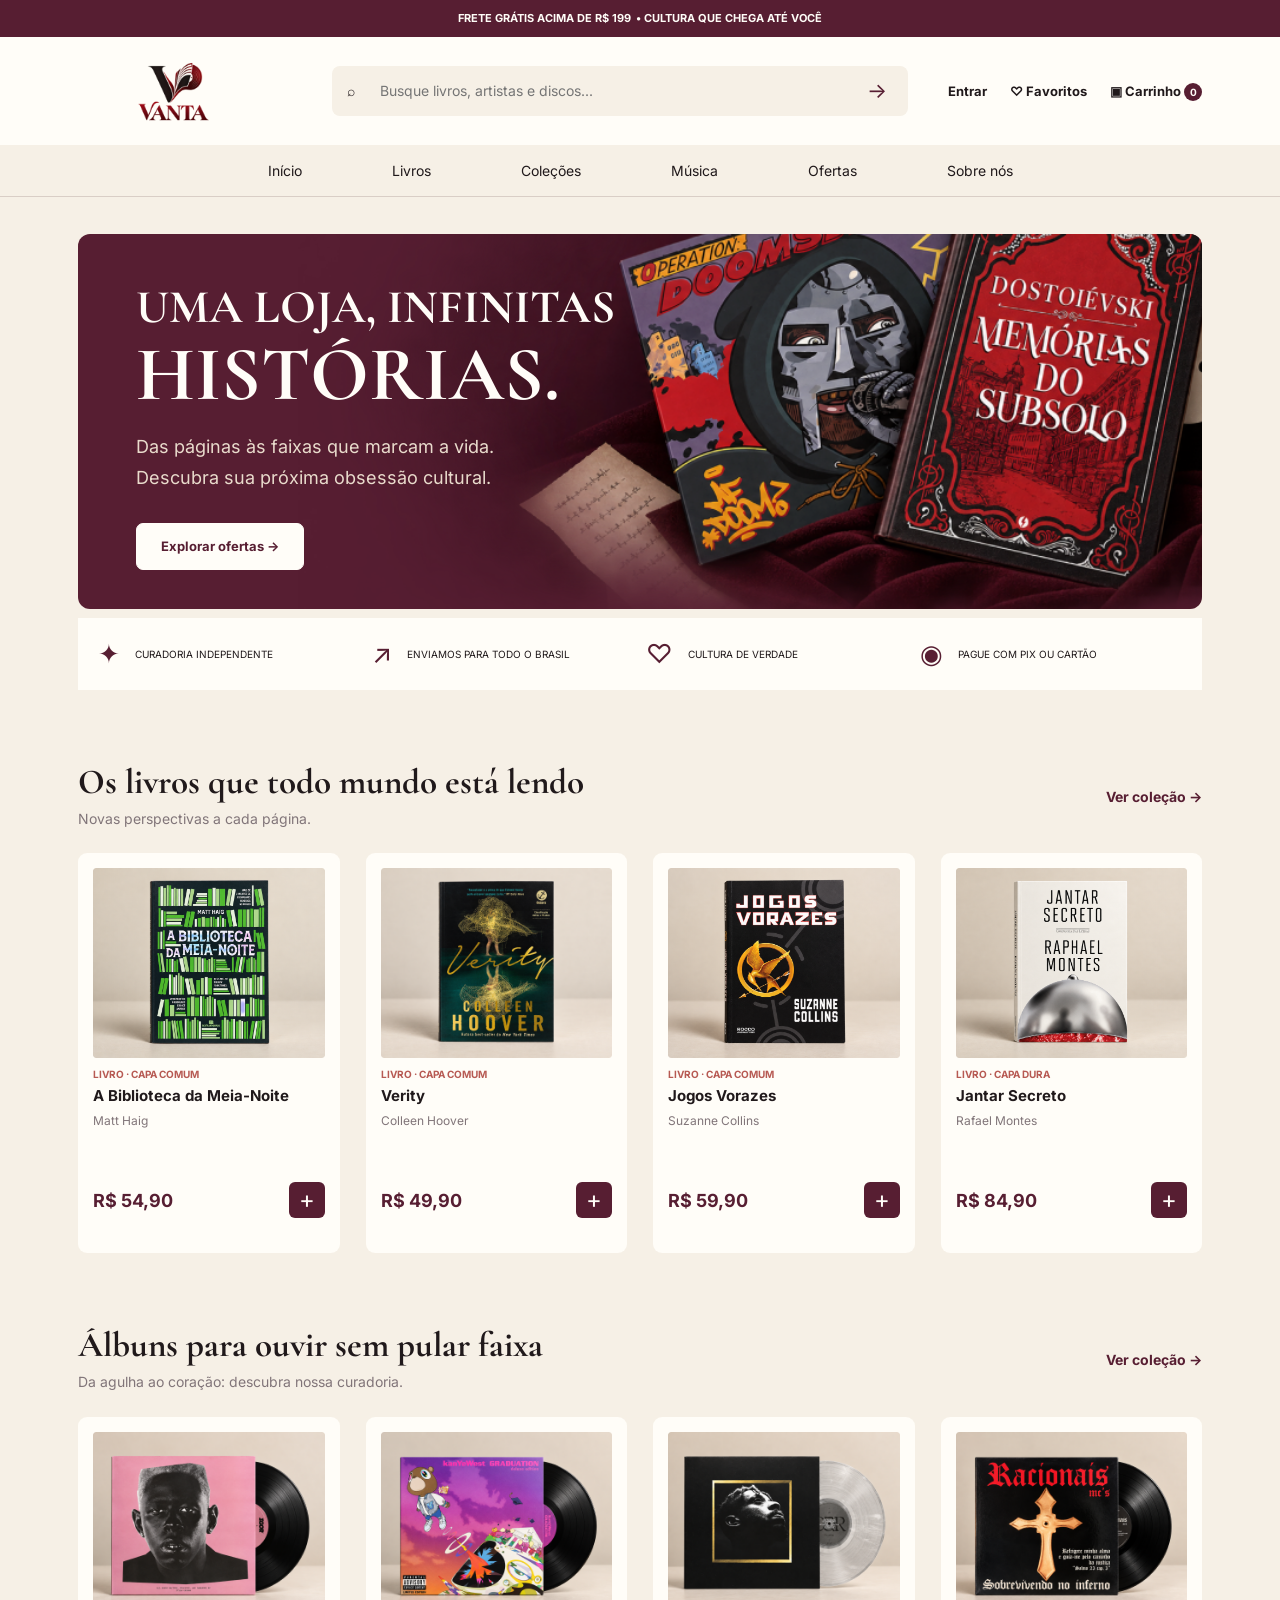
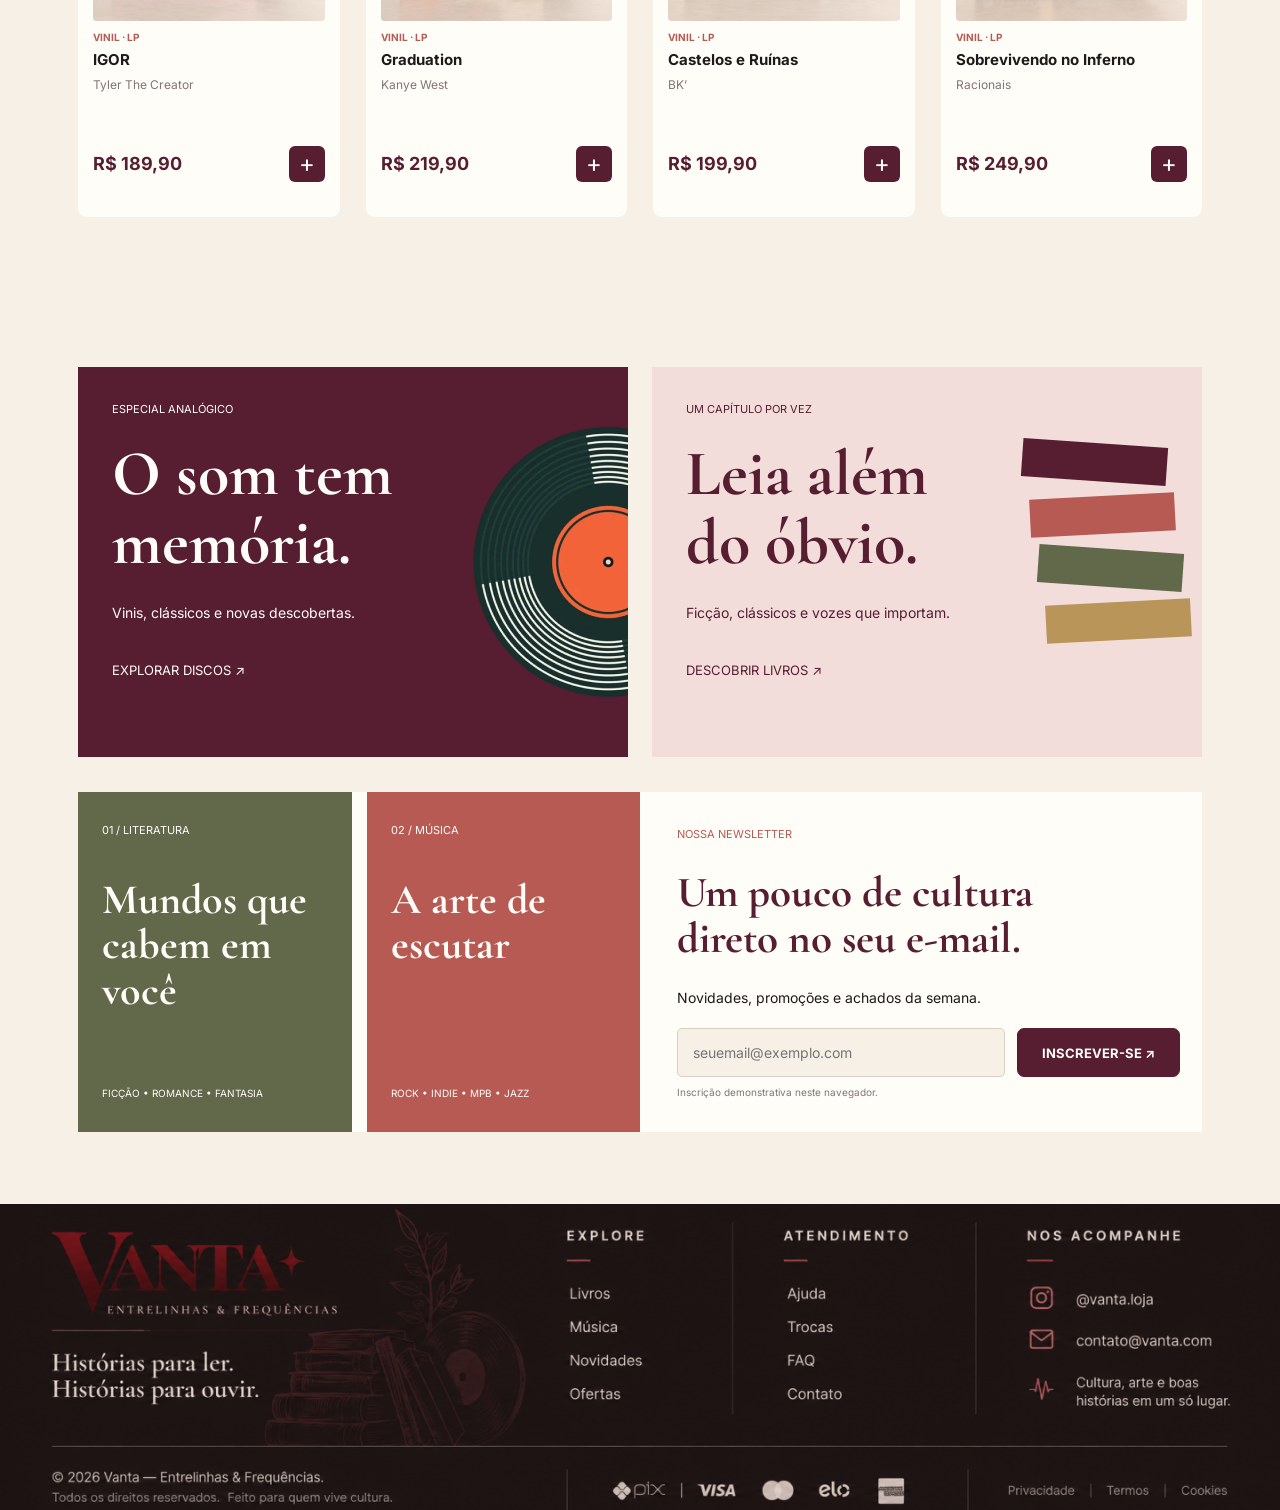
<file: index.html>
<!DOCTYPE html>
<html lang="pt-BR">
<head>
<meta charset="UTF-8">
<meta name="viewport" content="width=device-width, initial-scale=1">
<meta name="description" content="Vanta — Entrelinhas e Frequências. Livros, discos e descobertas.">
<title>Início | Vanta</title>
<link rel="icon" href="assets/imagens/00d89.png">
<link rel="stylesheet" href="css/style.css">
<link rel="stylesheet" href="css/responsive.css">
<script defer src="js/produtos.js">
</script>
<script defer src="js/carrinho.js">
</script>
<script defer src="js/main.js">
</script>
<script defer src="js/checkout.js">
</script>
<script defer src="js/autenticacao.js">
</script>
</head>
<body data-page="index">
<a class="skip" href="#conteudo">Pular para o conteúdo</a>
<header id="cabecalho">
</header>
<main id="conteudo" class="container" tabindex="-1">
</main>
<footer id="rodape">
</footer>
<dialog id="aviso" aria-labelledby="aviso-titulo">
<button class="fechar" aria-label="Fechar mensagem">×</button>
<h2 id="aviso-titulo">✓ Adicionado ao carrinho</h2>
<p>Seu próximo encontro com a cultura.</p>
<a class="btn" href="carrinho.html">Ver meu carrinho →</a>
<button class="text-btn fechar-aviso">Continuar comprando</button>
</dialog>
<div id="mensagem" role="status" aria-live="polite">
</div>
<noscript>Ative o JavaScript para navegar pelo catálogo e usar o carrinho.</noscript>
</body>
</html>
</file>
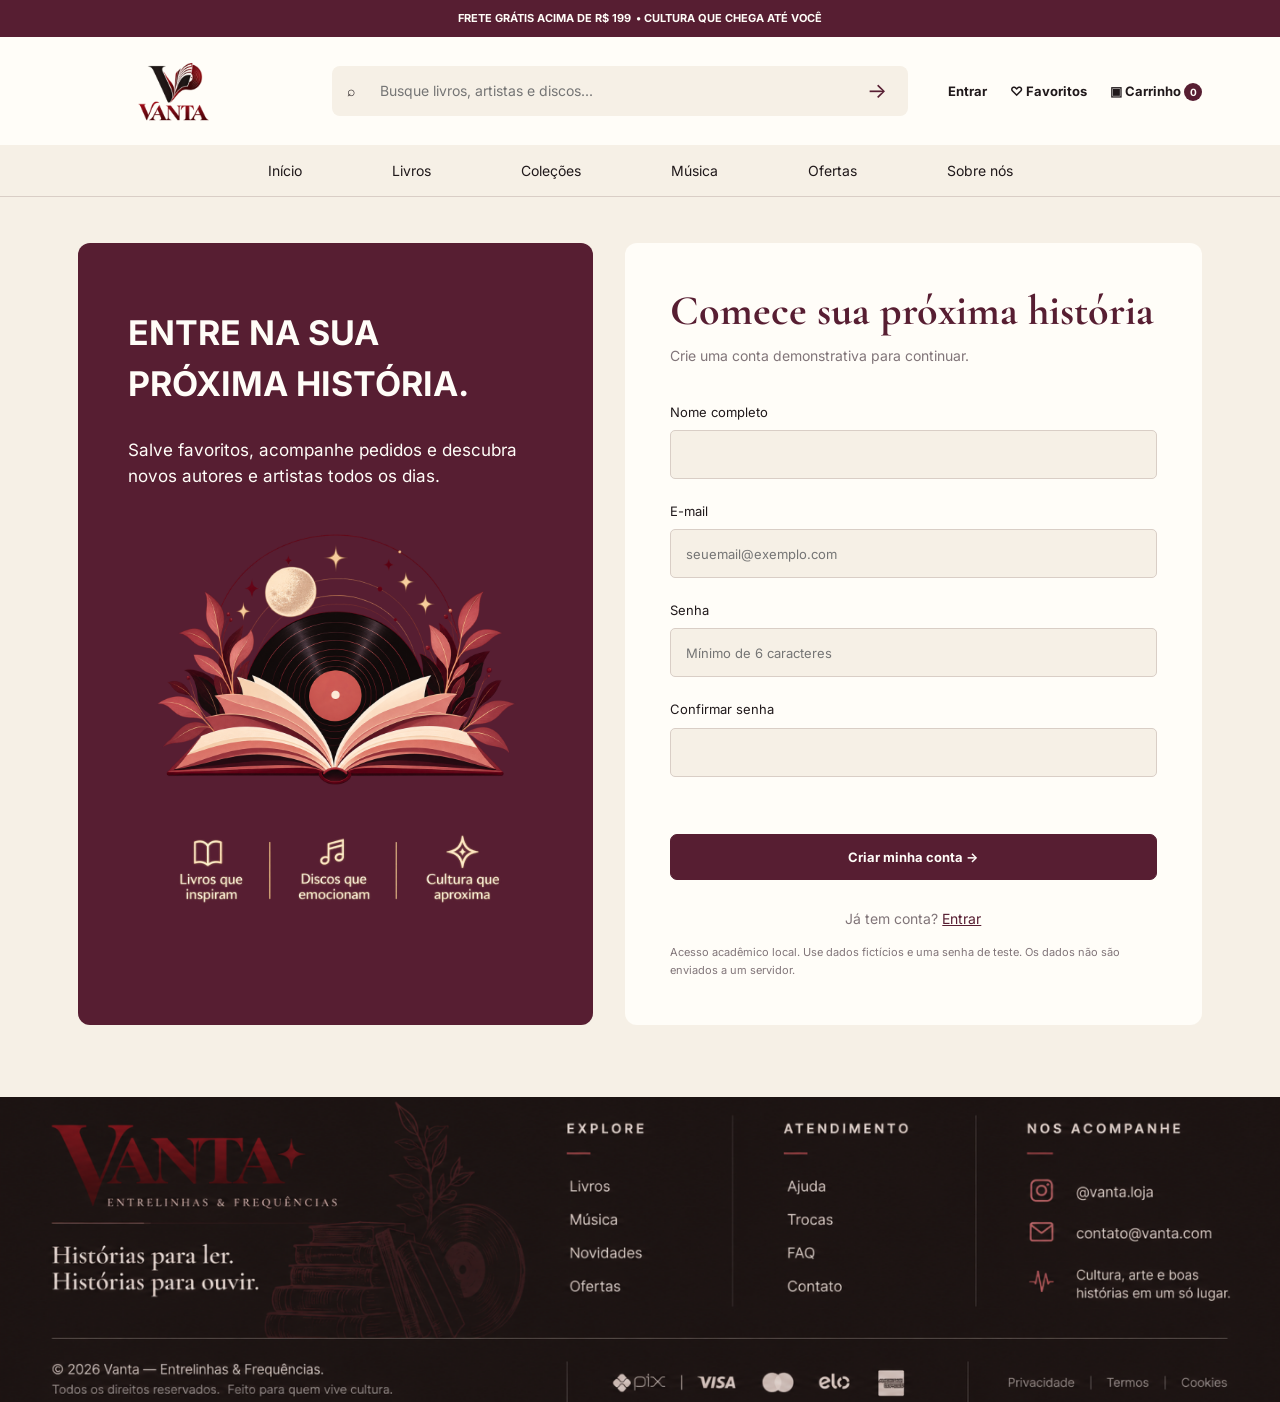
<file: cadastro.html>
<!DOCTYPE html>
<html lang="pt-BR">
<head>
<meta charset="UTF-8">
<meta name="viewport" content="width=device-width, initial-scale=1">
<meta name="description" content="Vanta — Entrelinhas e Frequências. Livros, discos e descobertas.">
<title>Criar conta | Vanta</title>
<link rel="icon" href="assets/imagens/00d89.png">
<link rel="stylesheet" href="css/style.css">
<link rel="stylesheet" href="css/responsive.css">
<script defer src="js/produtos.js">
</script>
<script defer src="js/carrinho.js">
</script>
<script defer src="js/main.js">
</script>
<script defer src="js/checkout.js">
</script>
<script defer src="js/autenticacao.js">
</script>
</head>
<body data-page="cadastro">
<a class="skip" href="#conteudo">Pular para o conteúdo</a>
<header id="cabecalho">
</header>
<main id="conteudo" class="container" tabindex="-1">
</main>
<footer id="rodape">
</footer>
<dialog id="aviso" aria-labelledby="aviso-titulo">
<button class="fechar" aria-label="Fechar mensagem">×</button>
<h2 id="aviso-titulo">✓ Adicionado ao carrinho</h2>
<p>Seu próximo encontro com a cultura.</p>
<a class="btn" href="carrinho.html">Ver meu carrinho →</a>
<button class="text-btn fechar-aviso">Continuar comprando</button>
</dialog>
<div id="mensagem" role="status" aria-live="polite">
</div>
<noscript>Ative o JavaScript para navegar pelo catálogo e usar o carrinho.</noscript>
</body>
</html>
</file>
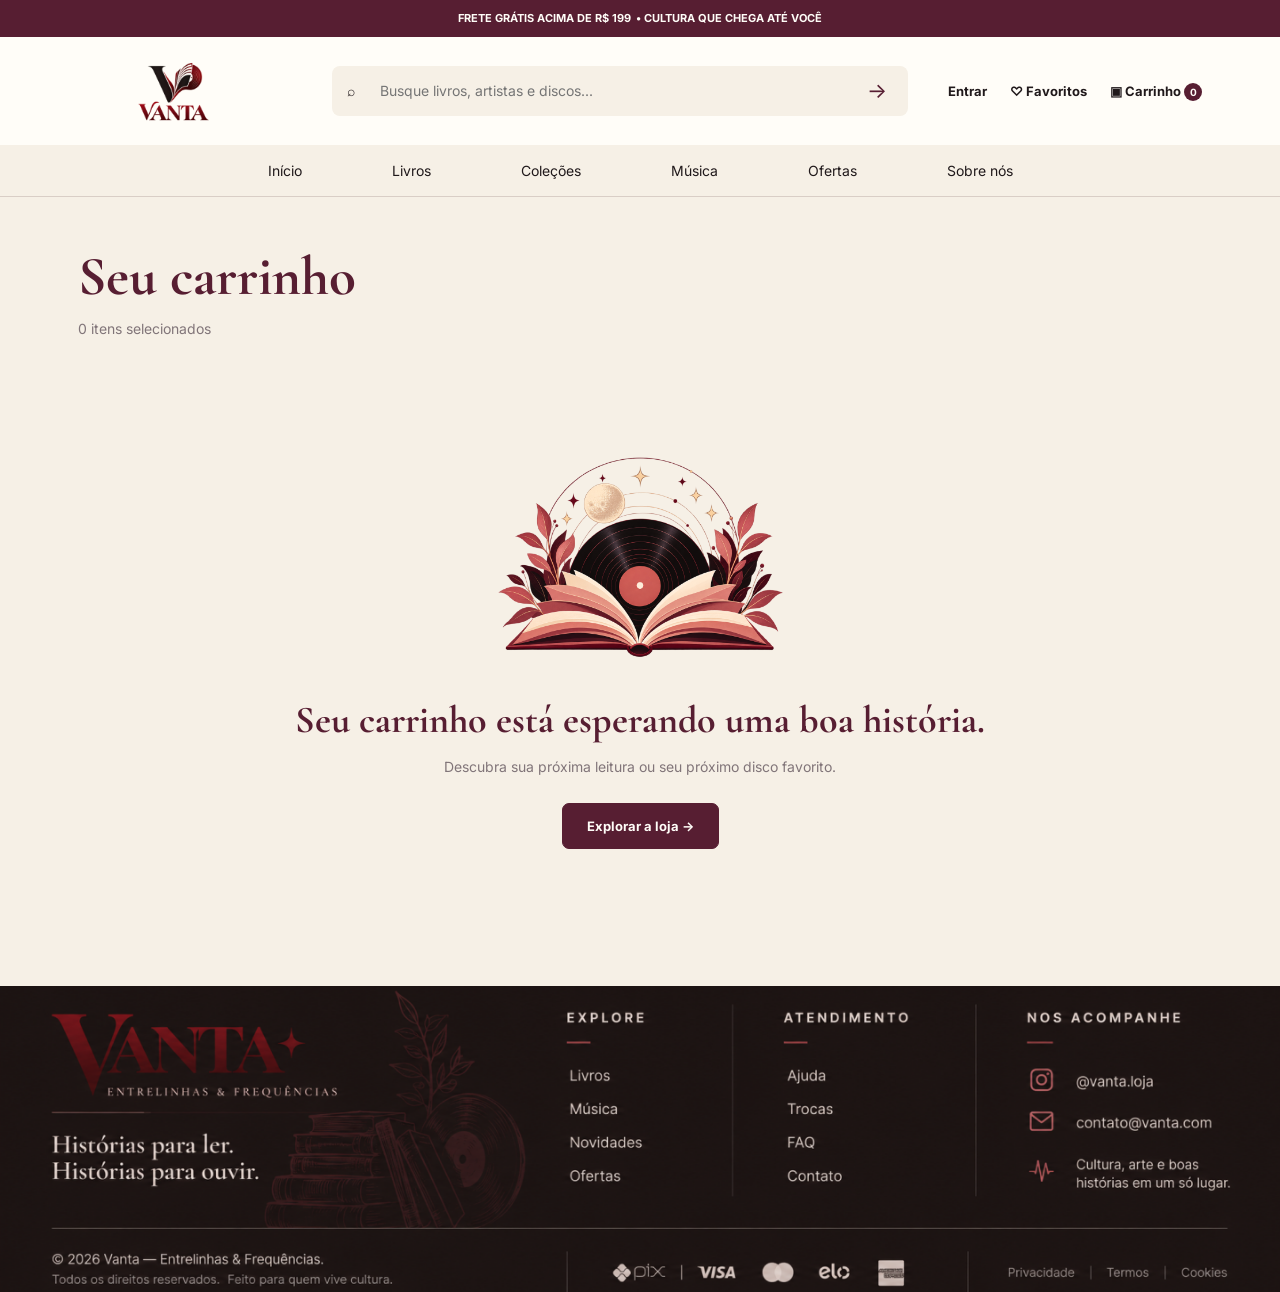
<file: carrinho.html>
<!DOCTYPE html>
<html lang="pt-BR">
<head>
<meta charset="UTF-8">
<meta name="viewport" content="width=device-width, initial-scale=1">
<meta name="description" content="Vanta — Entrelinhas e Frequências. Livros, discos e descobertas.">
<title>Seu carrinho | Vanta</title>
<link rel="icon" href="assets/imagens/00d89.png">
<link rel="stylesheet" href="css/style.css">
<link rel="stylesheet" href="css/responsive.css">
<script defer src="js/produtos.js">
</script>
<script defer src="js/carrinho.js">
</script>
<script defer src="js/main.js">
</script>
<script defer src="js/checkout.js">
</script>
<script defer src="js/autenticacao.js">
</script>
</head>
<body data-page="carrinho">
<a class="skip" href="#conteudo">Pular para o conteúdo</a>
<header id="cabecalho">
</header>
<main id="conteudo" class="container" tabindex="-1">
</main>
<footer id="rodape">
</footer>
<dialog id="aviso" aria-labelledby="aviso-titulo">
<button class="fechar" aria-label="Fechar mensagem">×</button>
<h2 id="aviso-titulo">✓ Adicionado ao carrinho</h2>
<p>Seu próximo encontro com a cultura.</p>
<a class="btn" href="carrinho.html">Ver meu carrinho →</a>
<button class="text-btn fechar-aviso">Continuar comprando</button>
</dialog>
<div id="mensagem" role="status" aria-live="polite">
</div>
<noscript>Ative o JavaScript para navegar pelo catálogo e usar o carrinho.</noscript>
</body>
</html>
</file>
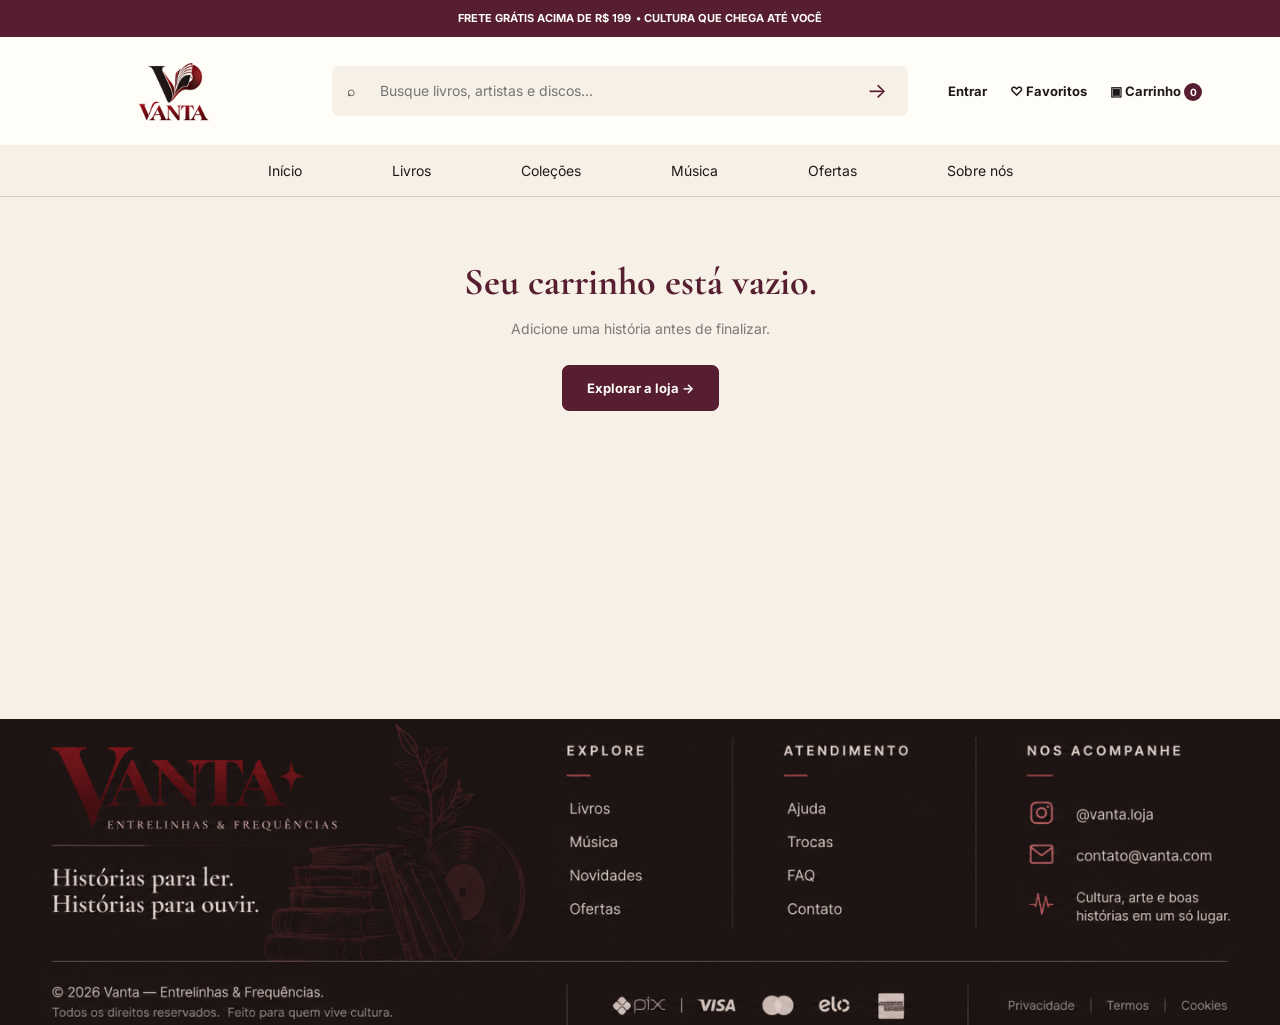
<file: checkout.html>
<!DOCTYPE html>
<html lang="pt-BR">
<head>
<meta charset="UTF-8">
<meta name="viewport" content="width=device-width, initial-scale=1">
<meta name="description" content="Vanta — Entrelinhas e Frequências. Livros, discos e descobertas.">
<title>Finalizar compra | Vanta</title>
<link rel="icon" href="assets/imagens/00d89.png">
<link rel="stylesheet" href="css/style.css">
<link rel="stylesheet" href="css/responsive.css">
<script defer src="js/produtos.js">
</script>
<script defer src="js/carrinho.js">
</script>
<script defer src="js/main.js">
</script>
<script defer src="js/checkout.js">
</script>
<script defer src="js/autenticacao.js">
</script>
</head>
<body data-page="checkout">
<a class="skip" href="#conteudo">Pular para o conteúdo</a>
<header id="cabecalho">
</header>
<main id="conteudo" class="container" tabindex="-1">
</main>
<footer id="rodape">
</footer>
<dialog id="aviso" aria-labelledby="aviso-titulo">
<button class="fechar" aria-label="Fechar mensagem">×</button>
<h2 id="aviso-titulo">✓ Adicionado ao carrinho</h2>
<p>Seu próximo encontro com a cultura.</p>
<a class="btn" href="carrinho.html">Ver meu carrinho →</a>
<button class="text-btn fechar-aviso">Continuar comprando</button>
</dialog>
<div id="mensagem" role="status" aria-live="polite">
</div>
<noscript>Ative o JavaScript para navegar pelo catálogo e usar o carrinho.</noscript>
</body>
</html>
</file>
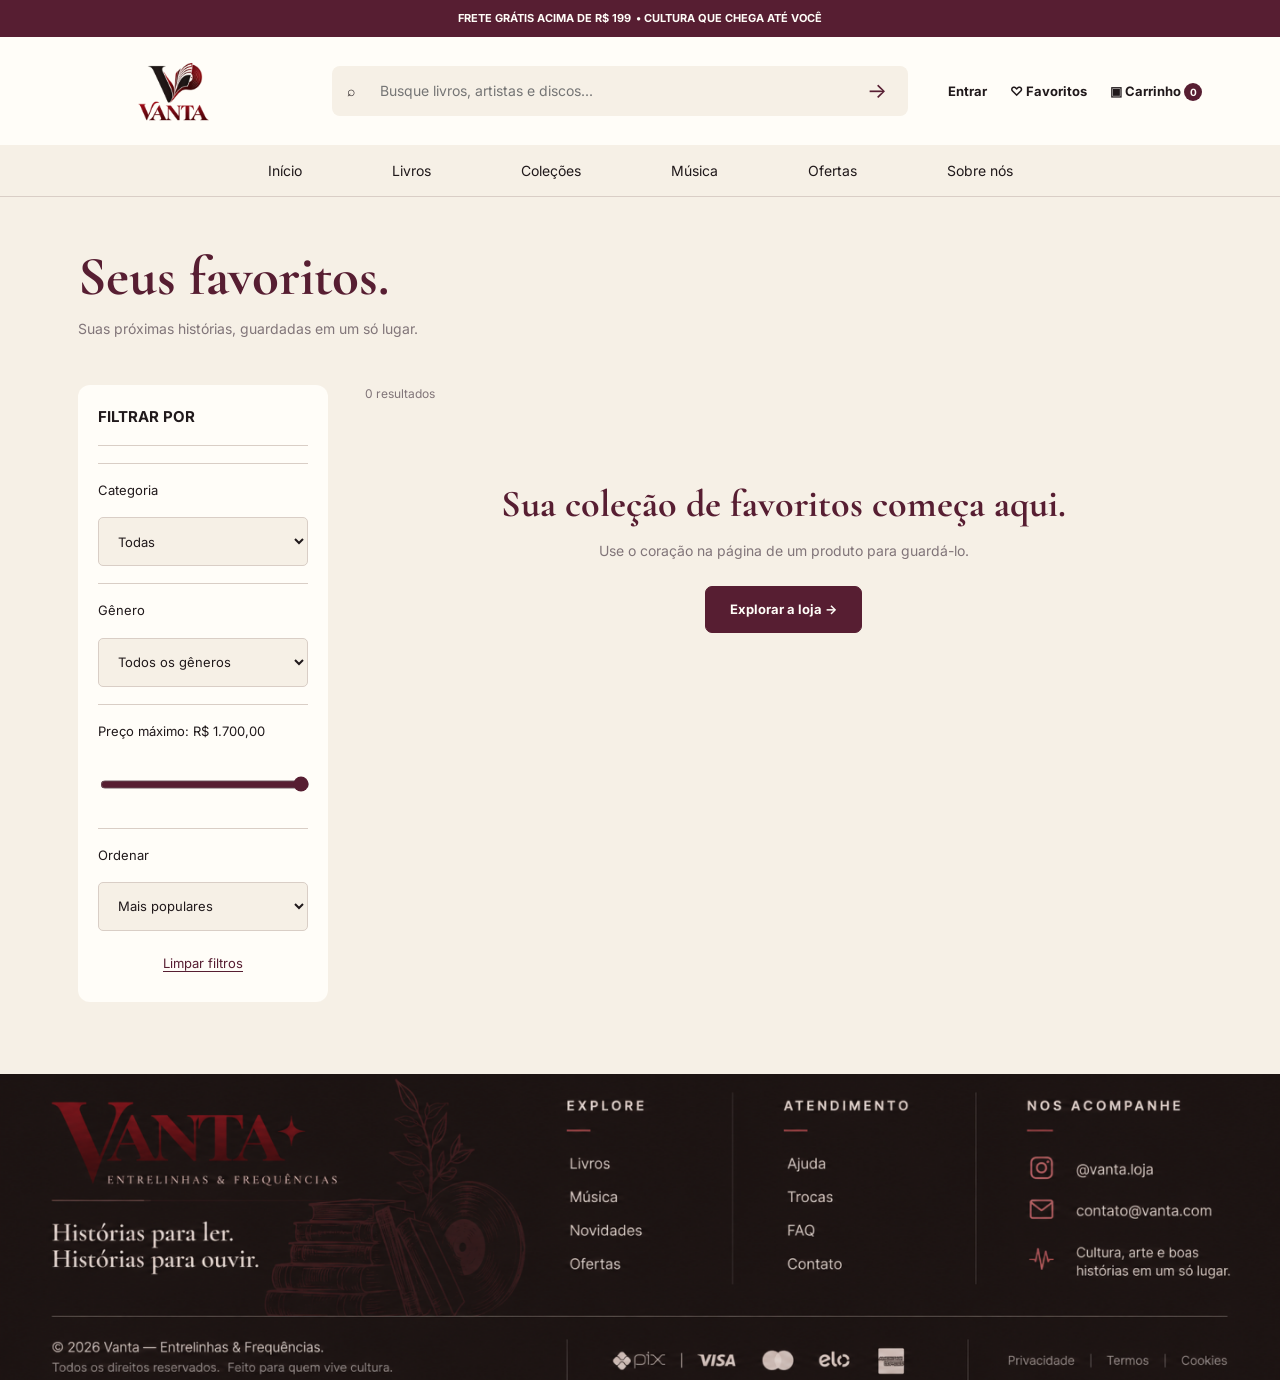
<file: favoritos.html>
<!DOCTYPE html>
<html lang="pt-BR">
<head>
<meta charset="UTF-8">
<meta name="viewport" content="width=device-width, initial-scale=1">
<meta name="description" content="Vanta — Entrelinhas e Frequências. Livros, discos e descobertas.">
<title>Favoritos | Vanta</title>
<link rel="icon" href="assets/imagens/00d89.png">
<link rel="stylesheet" href="css/style.css">
<link rel="stylesheet" href="css/responsive.css">
<script defer src="js/produtos.js">
</script>
<script defer src="js/carrinho.js">
</script>
<script defer src="js/main.js">
</script>
<script defer src="js/checkout.js">
</script>
<script defer src="js/autenticacao.js">
</script>
</head>
<body data-page="favoritos">
<a class="skip" href="#conteudo">Pular para o conteúdo</a>
<header id="cabecalho">
</header>
<main id="conteudo" class="container" tabindex="-1">
</main>
<footer id="rodape">
</footer>
<dialog id="aviso" aria-labelledby="aviso-titulo">
<button class="fechar" aria-label="Fechar mensagem">×</button>
<h2 id="aviso-titulo">✓ Adicionado ao carrinho</h2>
<p>Seu próximo encontro com a cultura.</p>
<a class="btn" href="carrinho.html">Ver meu carrinho →</a>
<button class="text-btn fechar-aviso">Continuar comprando</button>
</dialog>
<div id="mensagem" role="status" aria-live="polite">
</div>
<noscript>Ative o JavaScript para navegar pelo catálogo e usar o carrinho.</noscript>
</body>
</html>
</file>
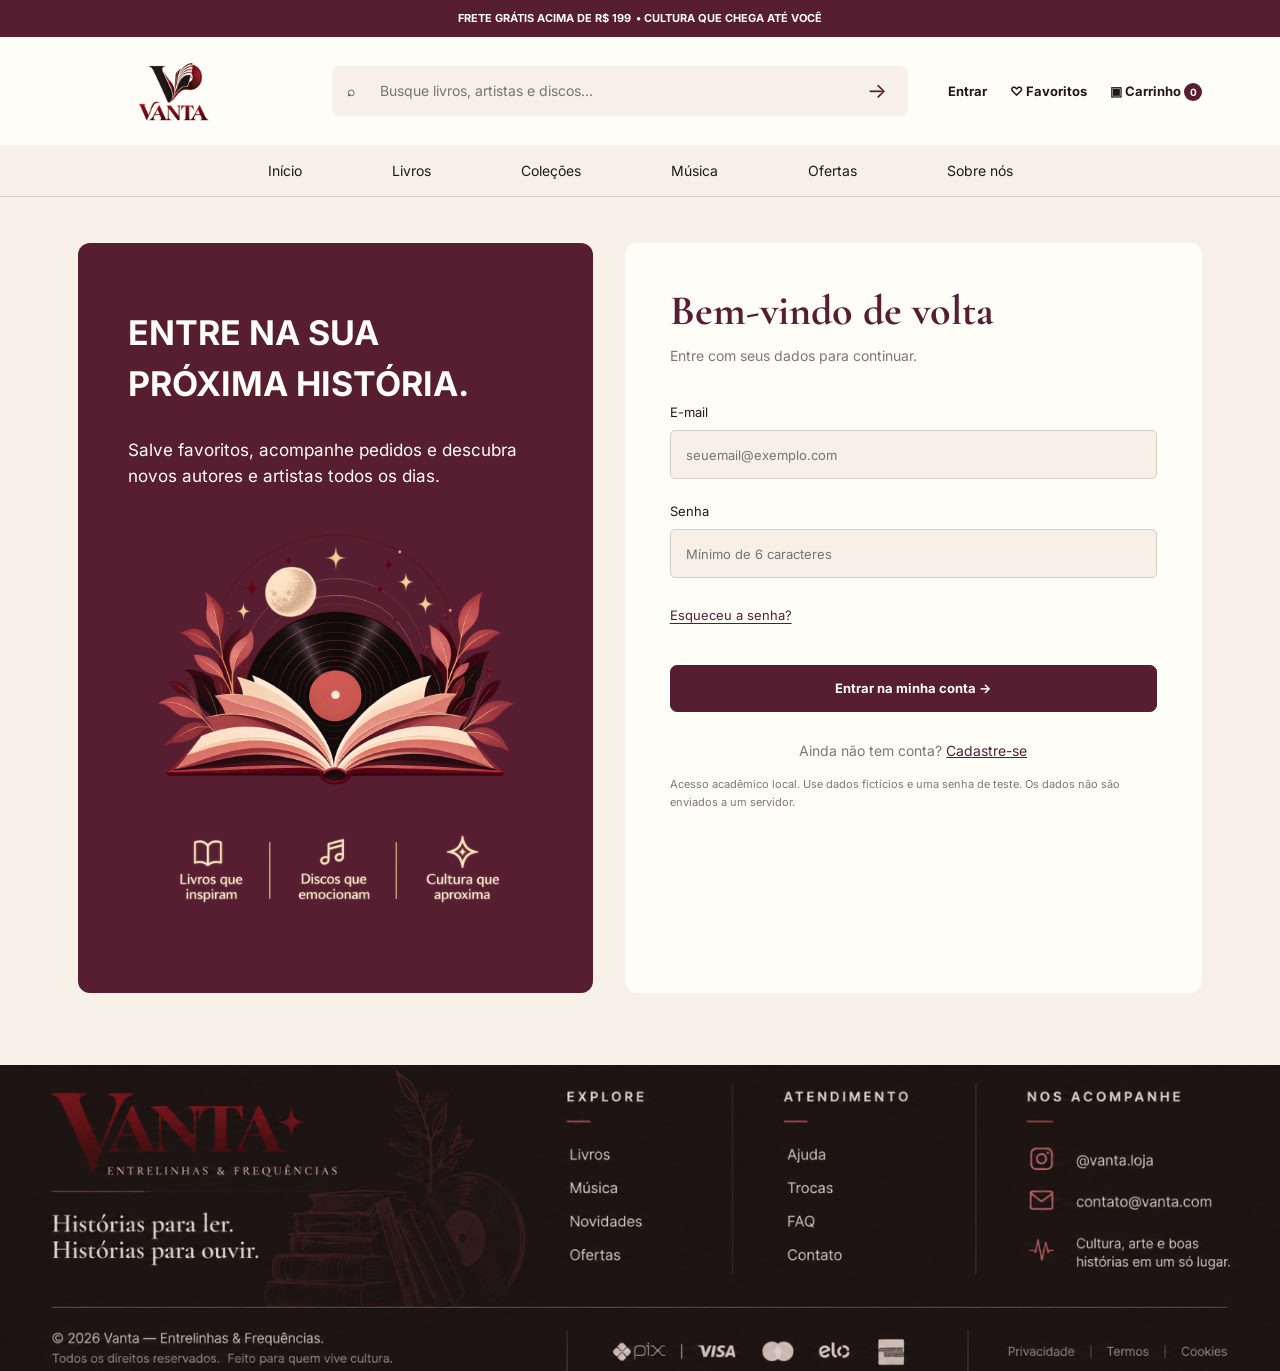
<file: login.html>
<!DOCTYPE html>
<html lang="pt-BR">
<head>
<meta charset="UTF-8">
<meta name="viewport" content="width=device-width, initial-scale=1">
<meta name="description" content="Vanta — Entrelinhas e Frequências. Livros, discos e descobertas.">
<title>Entrar | Vanta</title>
<link rel="icon" href="assets/imagens/00d89.png">
<link rel="stylesheet" href="css/style.css">
<link rel="stylesheet" href="css/responsive.css">
<script defer src="js/produtos.js">
</script>
<script defer src="js/carrinho.js">
</script>
<script defer src="js/main.js">
</script>
<script defer src="js/checkout.js">
</script>
<script defer src="js/autenticacao.js">
</script>
</head>
<body data-page="login">
<a class="skip" href="#conteudo">Pular para o conteúdo</a>
<header id="cabecalho">
</header>
<main id="conteudo" class="container" tabindex="-1">
</main>
<footer id="rodape">
</footer>
<dialog id="aviso" aria-labelledby="aviso-titulo">
<button class="fechar" aria-label="Fechar mensagem">×</button>
<h2 id="aviso-titulo">✓ Adicionado ao carrinho</h2>
<p>Seu próximo encontro com a cultura.</p>
<a class="btn" href="carrinho.html">Ver meu carrinho →</a>
<button class="text-btn fechar-aviso">Continuar comprando</button>
</dialog>
<div id="mensagem" role="status" aria-live="polite">
</div>
<noscript>Ative o JavaScript para navegar pelo catálogo e usar o carrinho.</noscript>
</body>
</html>
</file>
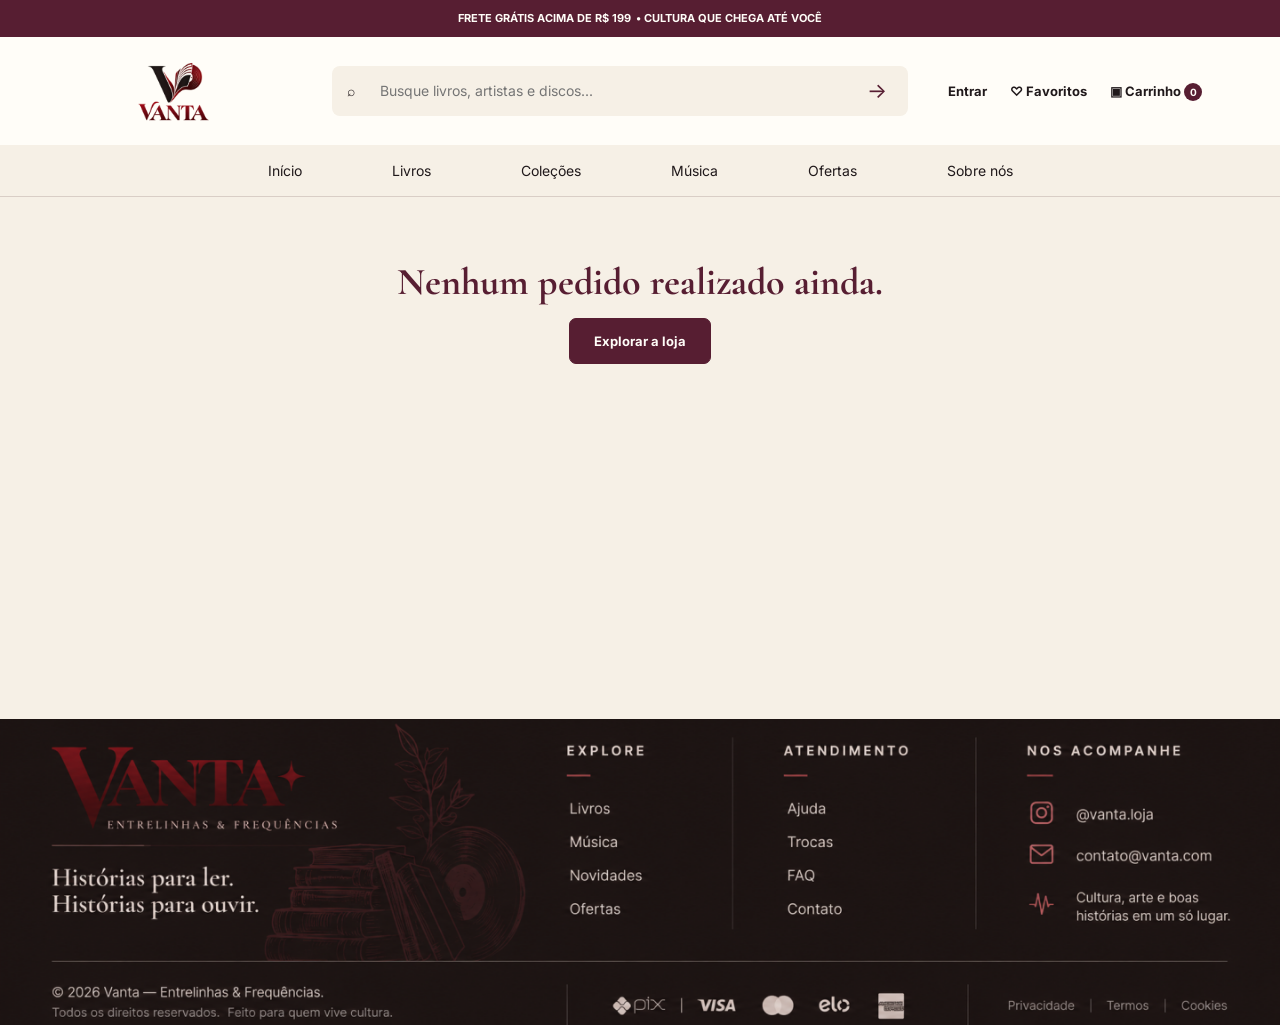
<file: pedido.html>
<!DOCTYPE html>
<html lang="pt-BR">
<head>
<meta charset="UTF-8">
<meta name="viewport" content="width=device-width, initial-scale=1">
<meta name="description" content="Vanta — Entrelinhas e Frequências. Livros, discos e descobertas.">
<title>Pedido confirmado | Vanta</title>
<link rel="icon" href="assets/imagens/00d89.png">
<link rel="stylesheet" href="css/style.css">
<link rel="stylesheet" href="css/responsive.css">
<script defer src="js/produtos.js">
</script>
<script defer src="js/carrinho.js">
</script>
<script defer src="js/main.js">
</script>
<script defer src="js/checkout.js">
</script>
<script defer src="js/autenticacao.js">
</script>
</head>
<body data-page="pedido">
<a class="skip" href="#conteudo">Pular para o conteúdo</a>
<header id="cabecalho">
</header>
<main id="conteudo" class="container" tabindex="-1">
</main>
<footer id="rodape">
</footer>
<dialog id="aviso" aria-labelledby="aviso-titulo">
<button class="fechar" aria-label="Fechar mensagem">×</button>
<h2 id="aviso-titulo">✓ Adicionado ao carrinho</h2>
<p>Seu próximo encontro com a cultura.</p>
<a class="btn" href="carrinho.html">Ver meu carrinho →</a>
<button class="text-btn fechar-aviso">Continuar comprando</button>
</dialog>
<div id="mensagem" role="status" aria-live="polite">
</div>
<noscript>Ative o JavaScript para navegar pelo catálogo e usar o carrinho.</noscript>
</body>
</html>
</file>
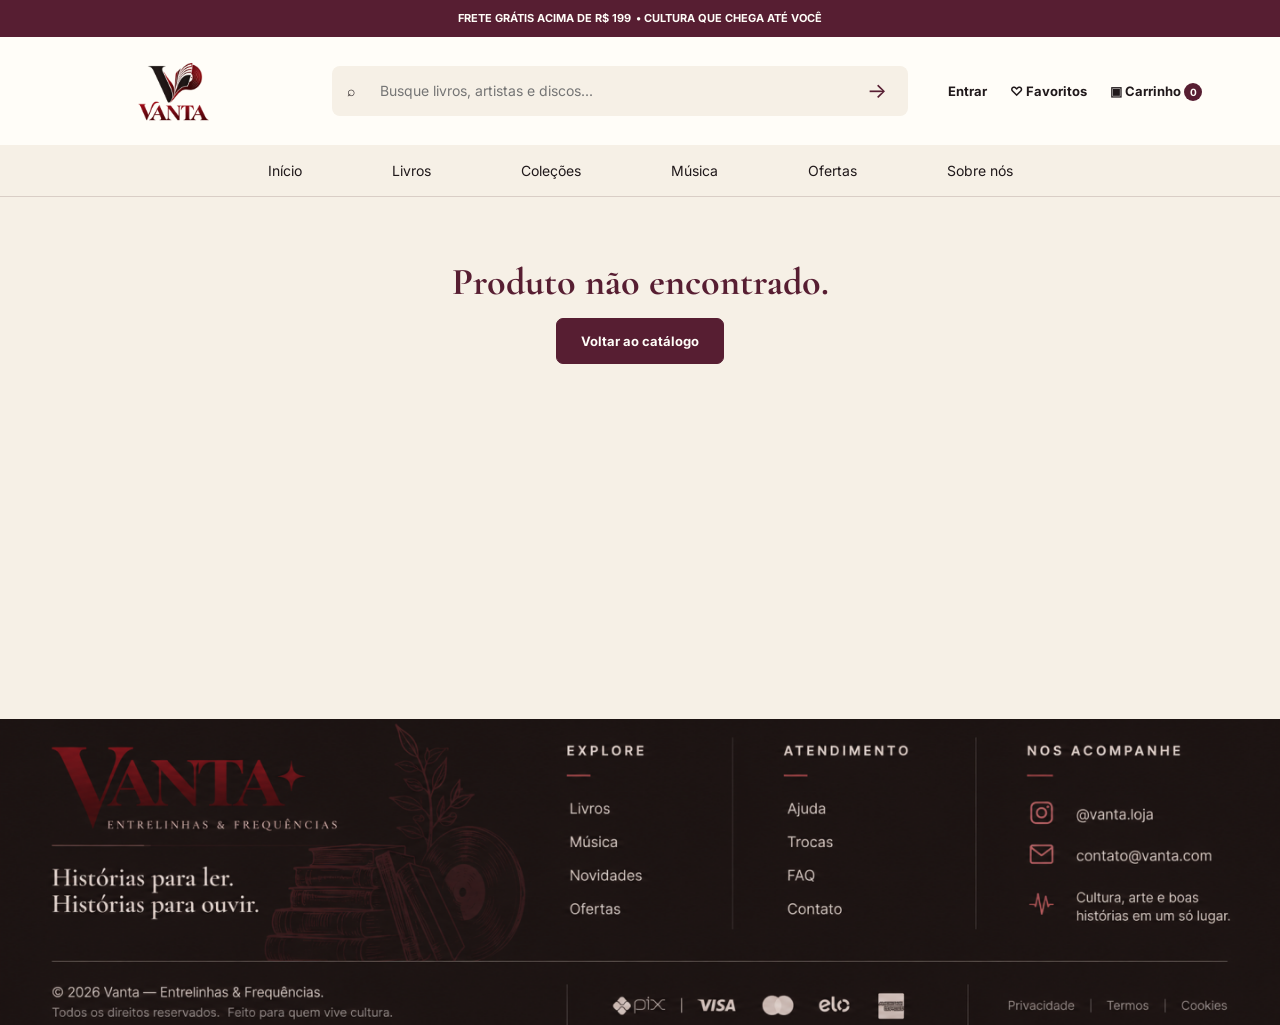
<file: produto.html>
<!DOCTYPE html>
<html lang="pt-BR">
<head>
<meta charset="UTF-8">
<meta name="viewport" content="width=device-width, initial-scale=1">
<meta name="description" content="Vanta — Entrelinhas e Frequências. Livros, discos e descobertas.">
<title>Produto | Vanta</title>
<link rel="icon" href="assets/imagens/00d89.png">
<link rel="stylesheet" href="css/style.css">
<link rel="stylesheet" href="css/responsive.css">
<script defer src="js/produtos.js">
</script>
<script defer src="js/carrinho.js">
</script>
<script defer src="js/main.js">
</script>
<script defer src="js/checkout.js">
</script>
<script defer src="js/autenticacao.js">
</script>
</head>
<body data-page="produto">
<a class="skip" href="#conteudo">Pular para o conteúdo</a>
<header id="cabecalho">
</header>
<main id="conteudo" class="container" tabindex="-1">
</main>
<footer id="rodape">
</footer>
<dialog id="aviso" aria-labelledby="aviso-titulo">
<button class="fechar" aria-label="Fechar mensagem">×</button>
<h2 id="aviso-titulo">✓ Adicionado ao carrinho</h2>
<p>Seu próximo encontro com a cultura.</p>
<a class="btn" href="carrinho.html">Ver meu carrinho →</a>
<button class="text-btn fechar-aviso">Continuar comprando</button>
</dialog>
<div id="mensagem" role="status" aria-live="polite">
</div>
<noscript>Ative o JavaScript para navegar pelo catálogo e usar o carrinho.</noscript>
</body>
</html>
</file>
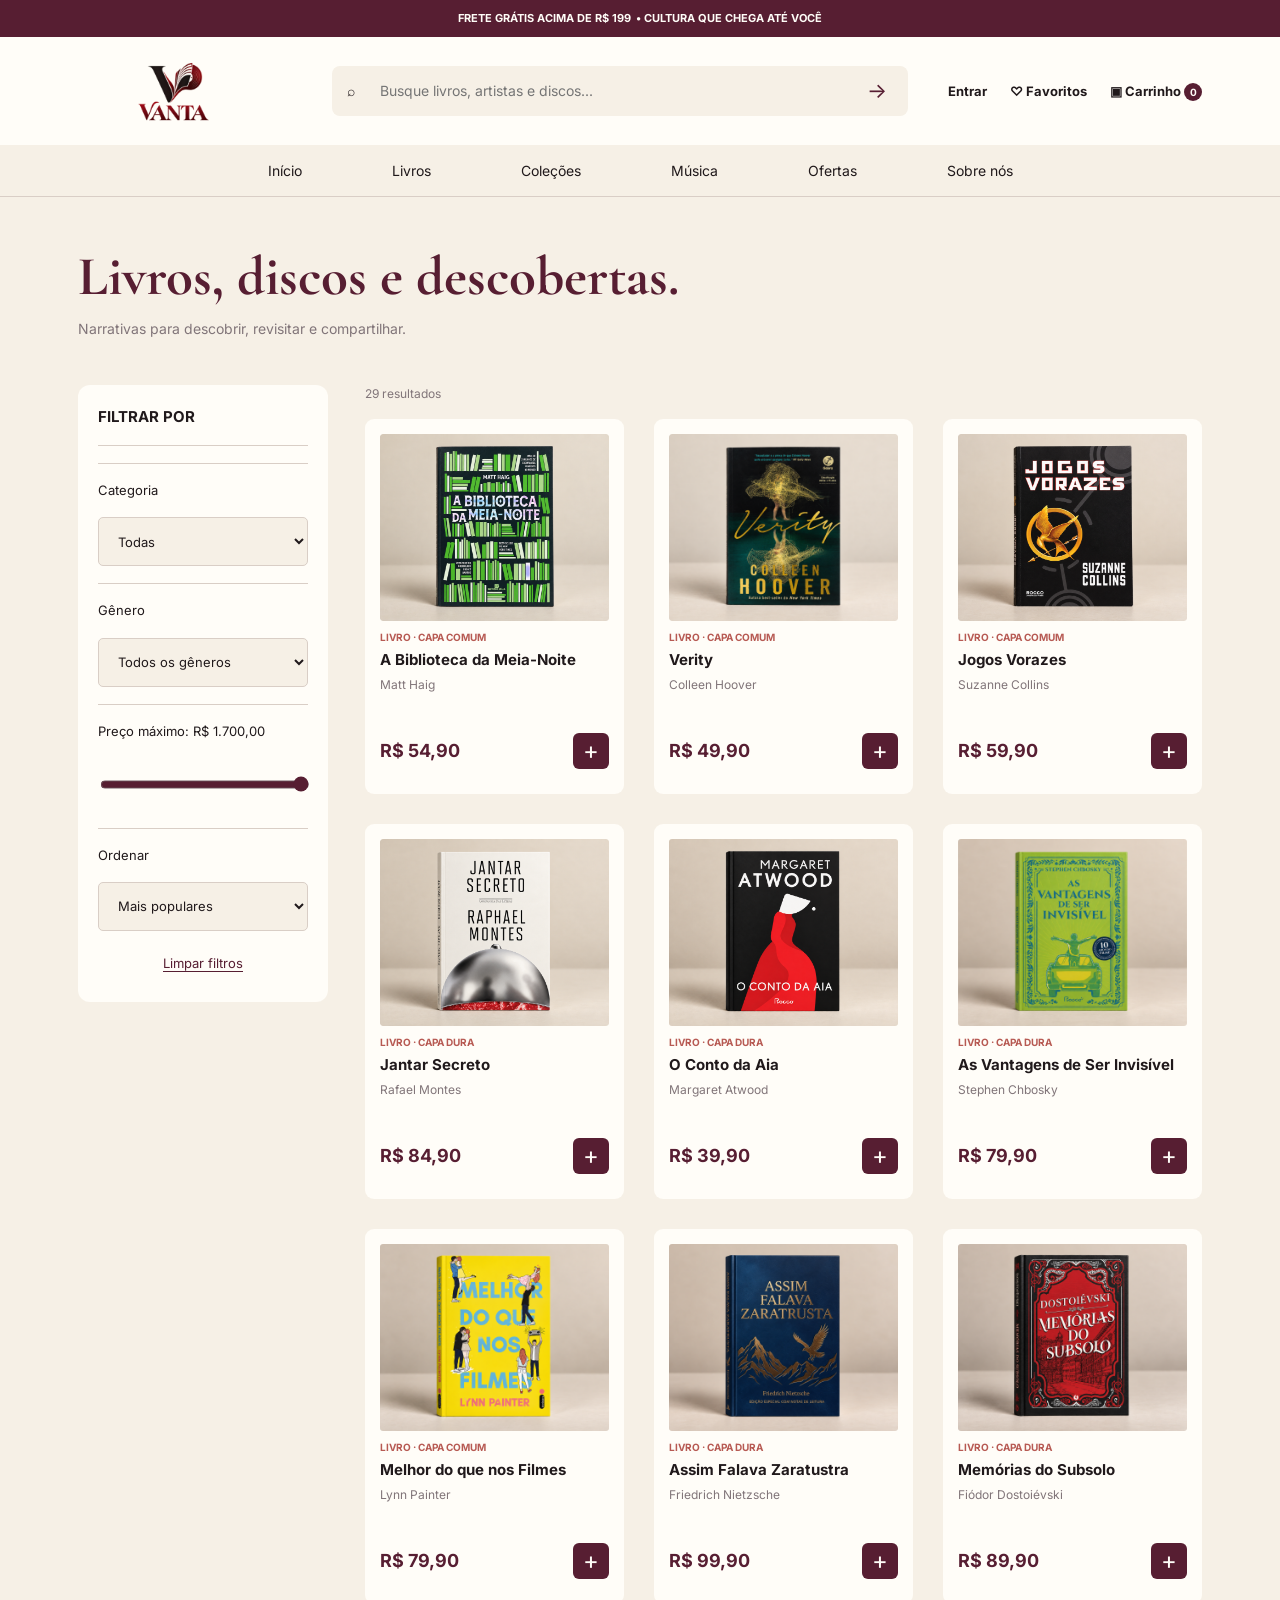
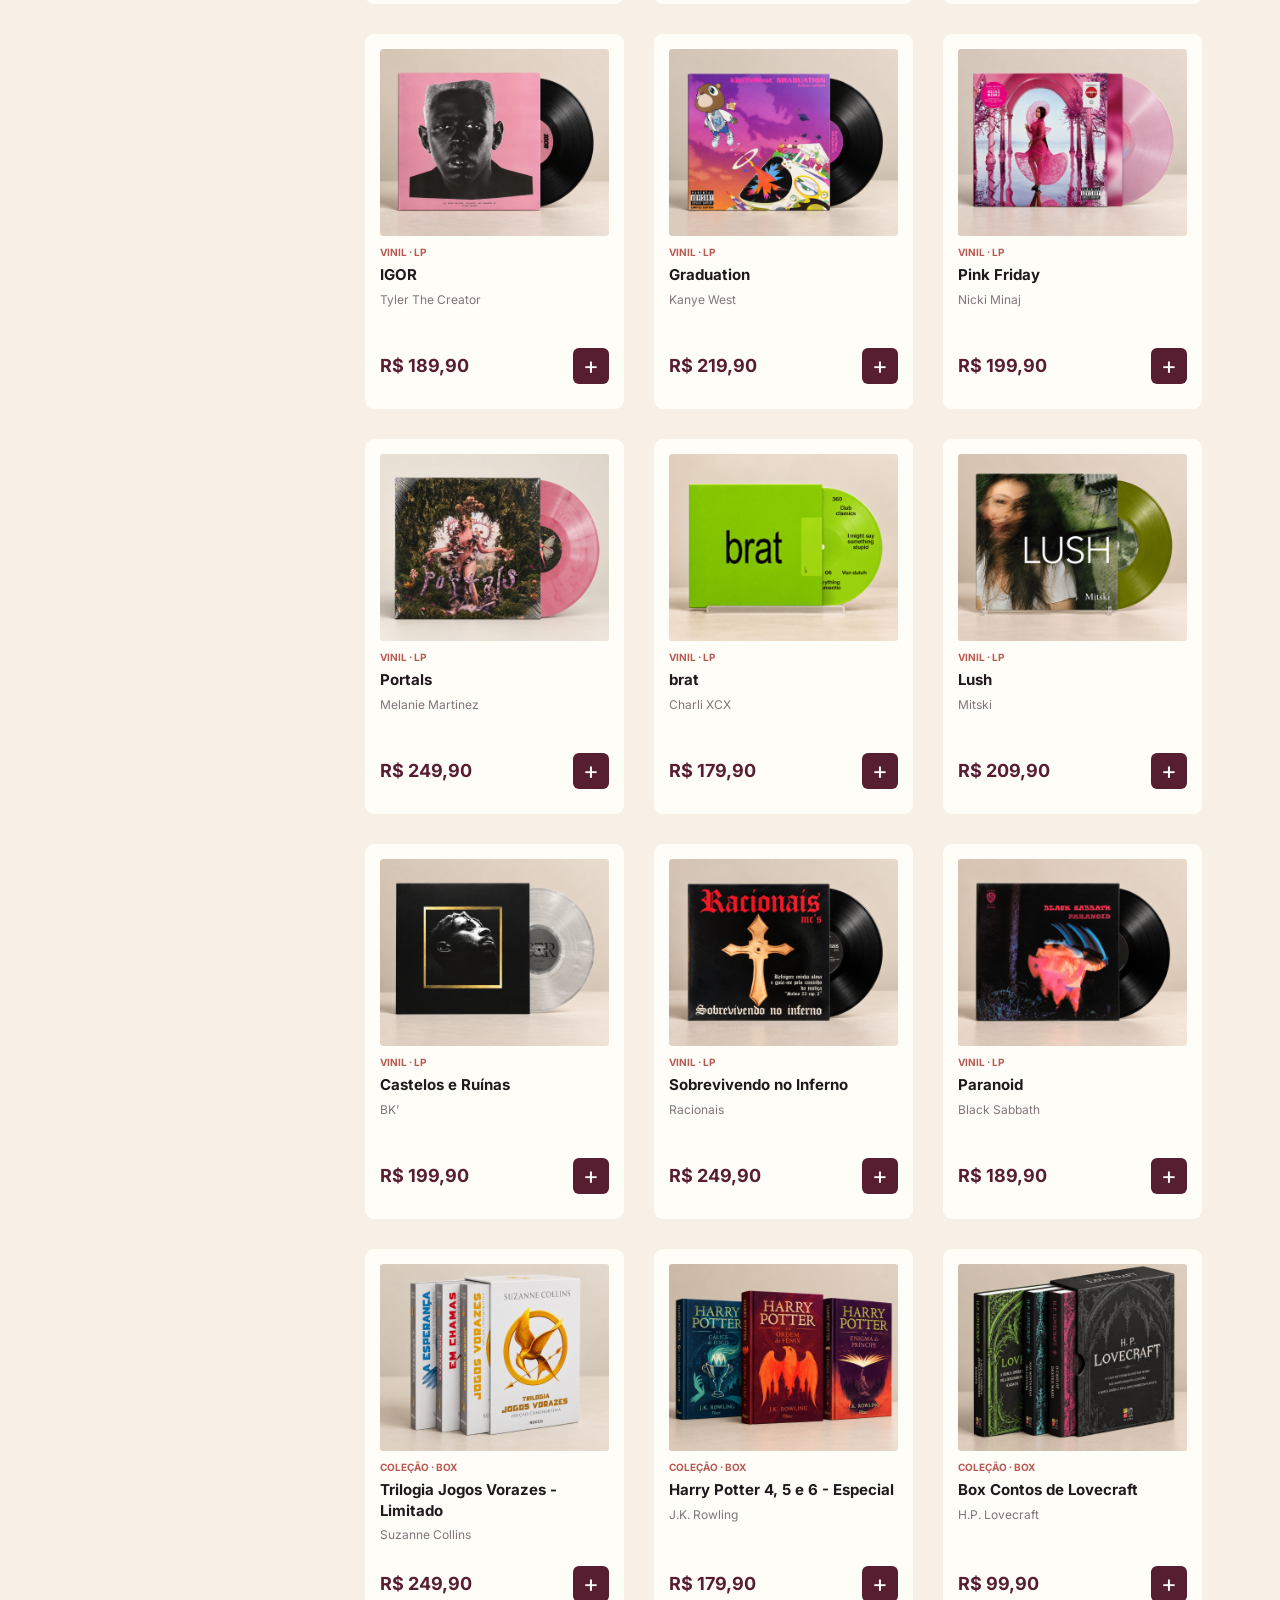
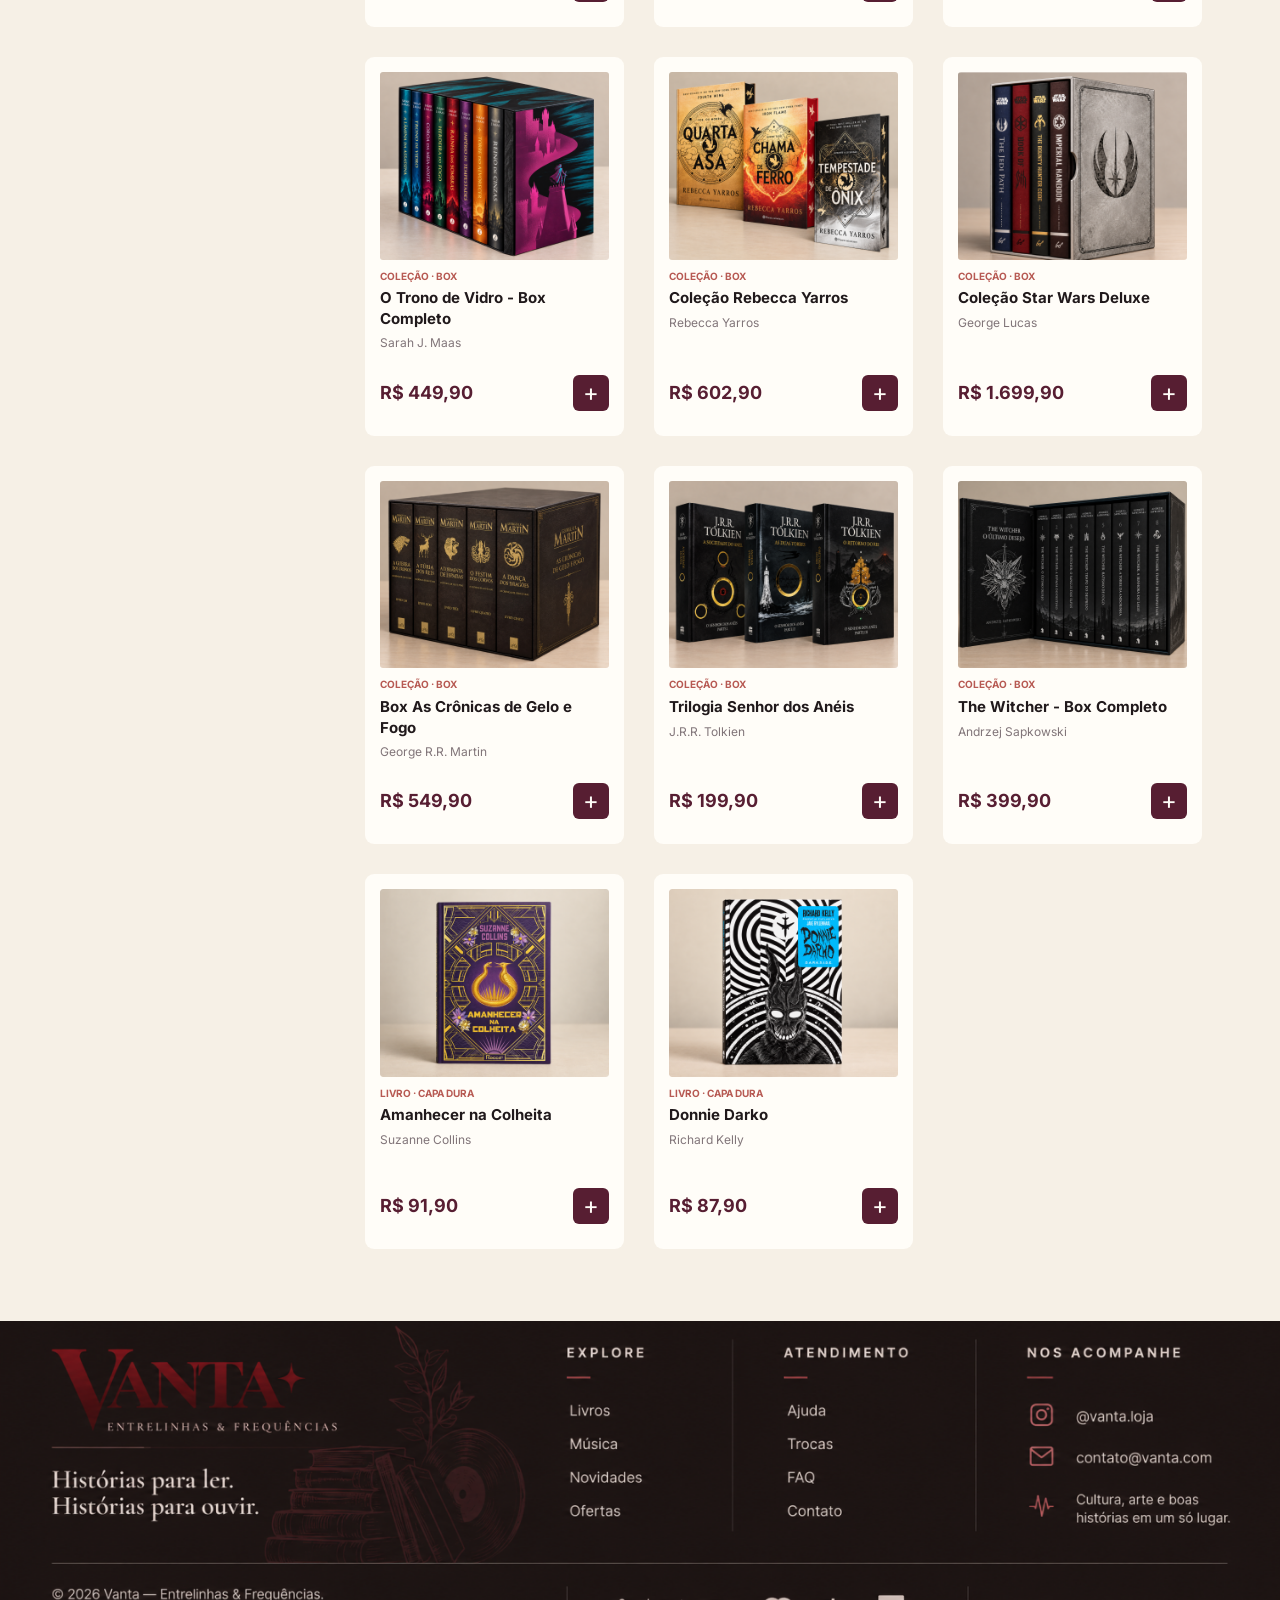
<file: produtos.html>
<!DOCTYPE html>
<html lang="pt-BR">
<head>
<meta charset="UTF-8">
<meta name="viewport" content="width=device-width, initial-scale=1">
<meta name="description" content="Vanta — Entrelinhas e Frequências. Livros, discos e descobertas.">
<title>Catálogo | Vanta</title>
<link rel="icon" href="assets/imagens/00d89.png">
<link rel="stylesheet" href="css/style.css">
<link rel="stylesheet" href="css/responsive.css">
<script defer src="js/produtos.js">
</script>
<script defer src="js/carrinho.js">
</script>
<script defer src="js/main.js">
</script>
<script defer src="js/checkout.js">
</script>
<script defer src="js/autenticacao.js">
</script>
</head>
<body data-page="produtos">
<a class="skip" href="#conteudo">Pular para o conteúdo</a>
<header id="cabecalho">
</header>
<main id="conteudo" class="container" tabindex="-1">
</main>
<footer id="rodape">
</footer>
<dialog id="aviso" aria-labelledby="aviso-titulo">
<button class="fechar" aria-label="Fechar mensagem">×</button>
<h2 id="aviso-titulo">✓ Adicionado ao carrinho</h2>
<p>Seu próximo encontro com a cultura.</p>
<a class="btn" href="carrinho.html">Ver meu carrinho →</a>
<button class="text-btn fechar-aviso">Continuar comprando</button>
</dialog>
<div id="mensagem" role="status" aria-live="polite">
</div>
<noscript>Ative o JavaScript para navegar pelo catálogo e usar o carrinho.</noscript>
</body>
</html>
</file>
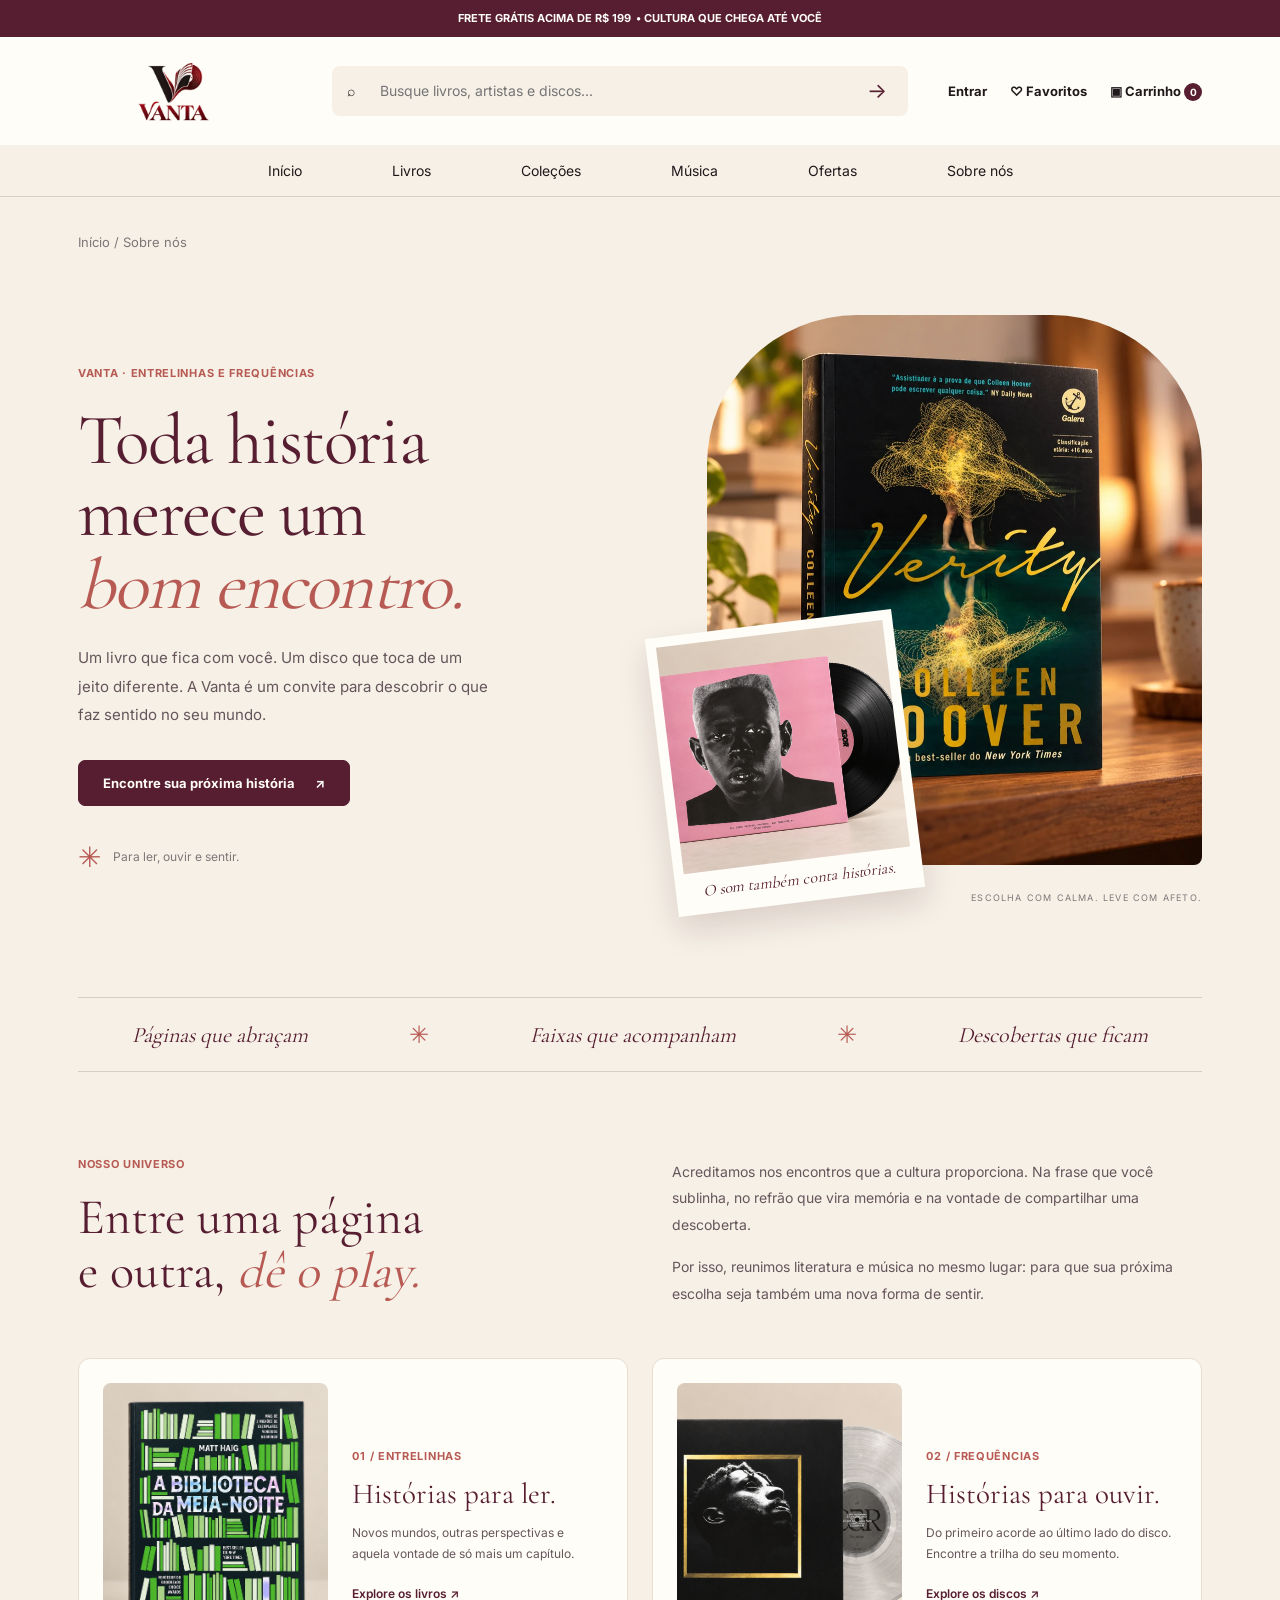
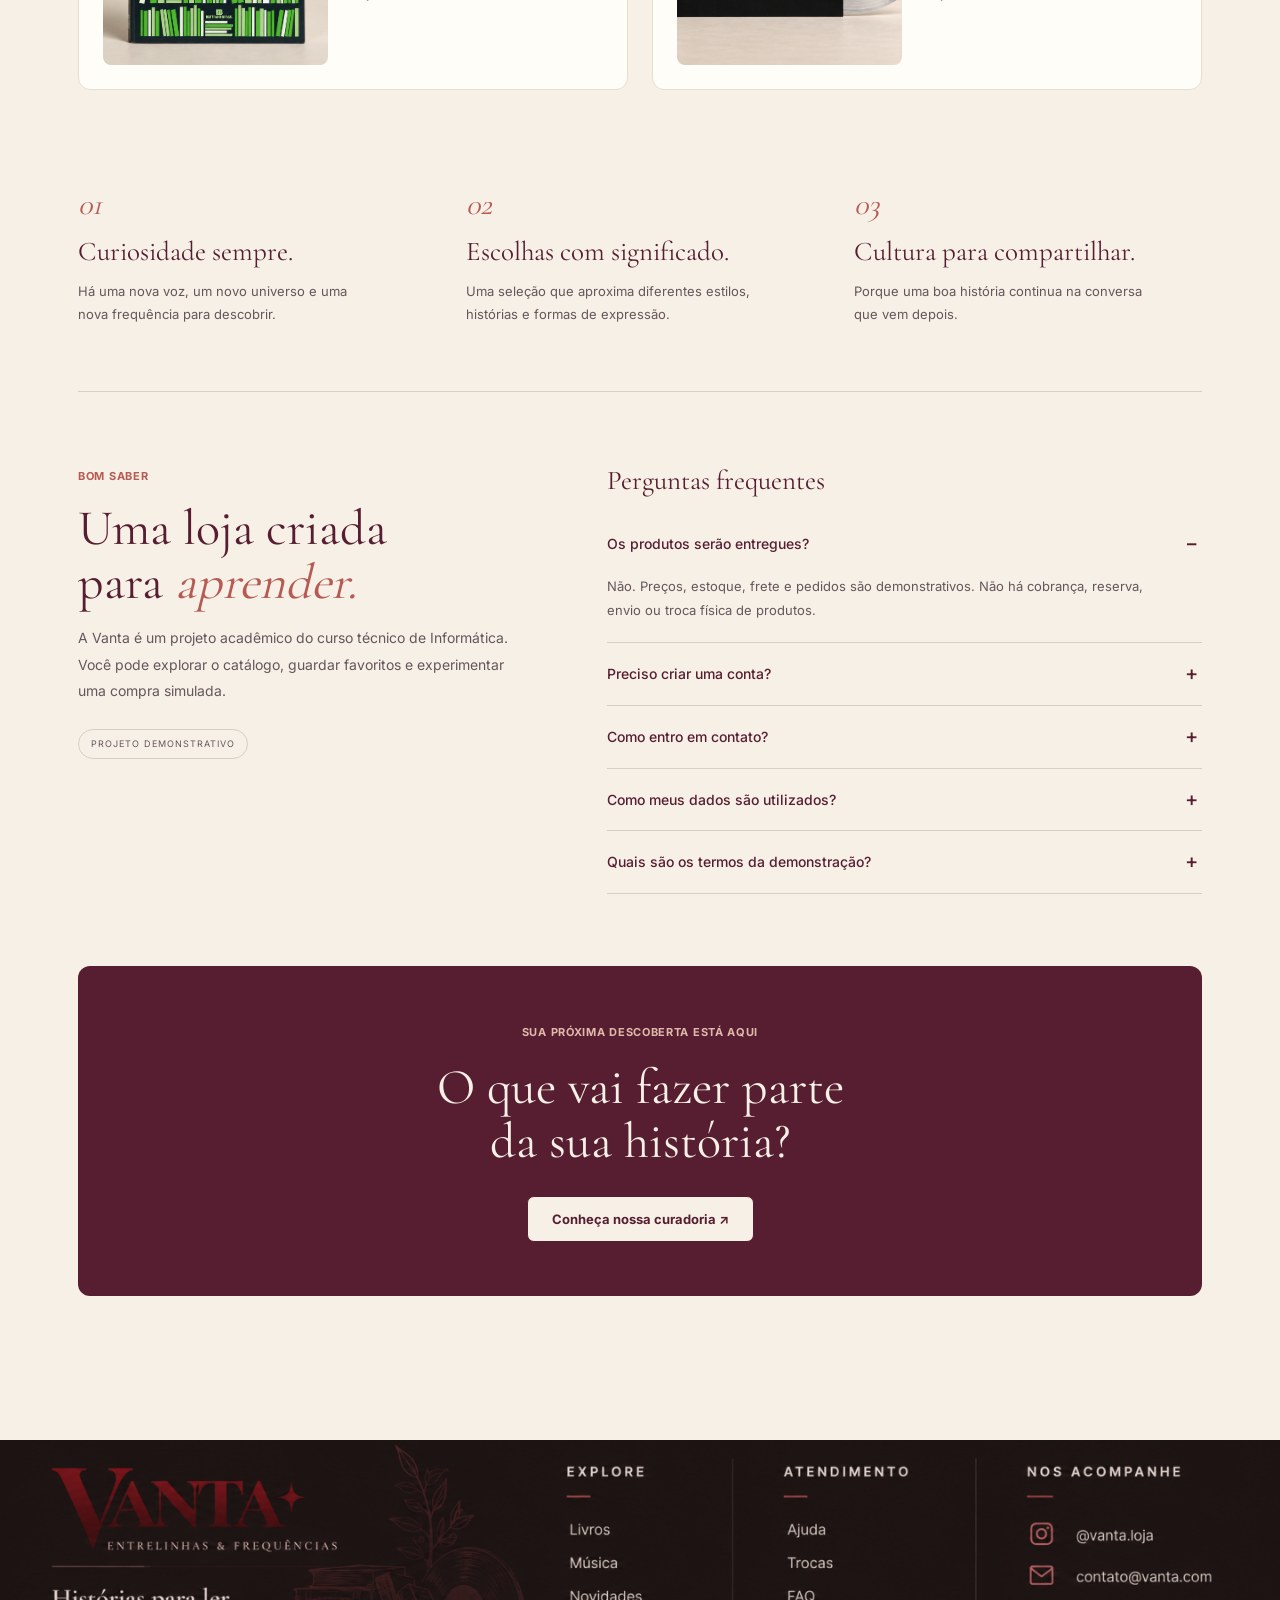
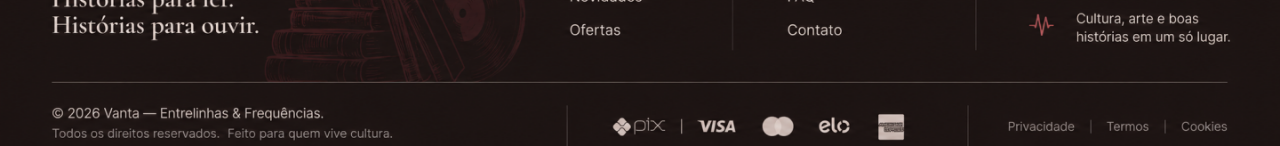
<file: sobre.html>
<!DOCTYPE html>
<html lang="pt-BR">
<head>
<meta charset="UTF-8">
<meta name="viewport" content="width=device-width, initial-scale=1">
<meta name="description" content="Vanta — Entrelinhas e Frequências. Livros, discos e descobertas.">
<title>Sobre a Vanta | Vanta</title>
<link rel="icon" href="assets/imagens/00d89.png">
<link rel="stylesheet" href="css/style.css">
<link rel="stylesheet" href="css/responsive.css">
<script defer src="js/produtos.js">
</script>
<script defer src="js/carrinho.js">
</script>
<link rel="stylesheet" href="css/sobre.css">
<script defer src="js/sobre.js"></script>
<script defer src="js/main.js">
</script>
<script defer src="js/checkout.js">
</script>
<script defer src="js/autenticacao.js">
</script>
</head>
<body data-page="sobre">
<a class="skip" href="#conteudo">Pular para o conteúdo</a>
<header id="cabecalho">
</header>
<main id="conteudo" class="container" tabindex="-1">
</main>
<footer id="rodape">
</footer>
<dialog id="aviso" aria-labelledby="aviso-titulo">
<button class="fechar" aria-label="Fechar mensagem">×</button>
<h2 id="aviso-titulo">✓ Adicionado ao carrinho</h2>
<p>Seu próximo encontro com a cultura.</p>
<a class="btn" href="carrinho.html">Ver meu carrinho →</a>
<button class="text-btn fechar-aviso">Continuar comprando</button>
</dialog>
<div id="mensagem" role="status" aria-live="polite">
</div>
<noscript>Ative o JavaScript para navegar pelo catálogo e usar o carrinho.</noscript>
</body>
</html>
</file>
<file: css/style.css>
@import url("fontes.css");
:root {
  --wine:#571e32;
  --cream:#f6f0e6;
  --paper:#fffdf8;
  --ink:#20191b;
  --muted:#817579;
  --terra:#b75a53;
  --olive:#62684a;
  --line:#d9cec6;
  --serif:'Cormorant Garamond',Georgia,serif;
  --sans:Inter,Arial,sans-serif;
  --radius:9px;
  --space:24px;
}
* {
  box-sizing:border-box;
}
html {
  scroll-behavior:smooth;
}
body {
  margin:0;
  background:var(--cream);
  color:var(--ink);
  font:14px/1.55 var(--sans);
}
a {
  color:inherit;
  text-decoration:none;
}
button,input,select {
  font:inherit;
}
button,a,input,select {
  -webkit-tap-highlight-color:transparent;
}
button {
  cursor:pointer;
}
button:disabled {
  cursor:default;
  opacity:.5;
}
a,button {
  transition:background .18s,color .18s,box-shadow .18s;
}
a:hover {
  color:var(--terra);
}
button:hover {
  filter:brightness(1.1);
}
:focus-visible {
  outline:3px solid var(--terra);
  outline-offset:4px;
}
img {
  display:block;
  max-width:100%;
  height:auto;
}
h1,h2,h3,p {
  margin:0;
}
h1,h2 {
  font-family:var(--serif);
  line-height:1.08;
}
h1 {
  font-size:55px;
  color:var(--wine);
}
h2 {
  font-size:35px;
}
h3 {
  font-size:15px;
  line-height:1.4;
}
p+p {
  margin-top:12px;
}
.container {
  width:calc(100% - 156px);
  max-width:1284px;
  margin:auto;
}
main {
  min-height:58vh;
  padding-bottom:72px;
}
.tarja {
  height:37px;
  display:flex;
  align-items:center;
  justify-content:center;
  background:var(--wine);
  color:var(--paper);
  font-size:11px;
  font-weight:700;
  gap:5px;
}
.header-inner {
  height:108px;
  display:flex;
  align-items:center;
  gap:40px;
  background:var(--paper);
}
#cabecalho {
  background:var(--paper);
}
.logo {
  width:214px;
  flex-shrink:0;
  align-self:stretch;
  display:flex;
  align-items:center;
}
.logo img {
  width:190px;
  height:100px;
  object-fit:contain;
}
.busca {
  display:flex;
  align-items:center;
  border-radius:8px;
  background:var(--cream);
  height:50px;
  flex:1;
  min-width:130px;
  padding:0 15px;
  gap:10px;
}
.busca input {
  background:none;
  border:0;
  min-width:0;
  width:100%;
  outline-offset:0;
}
.busca button {
  border:0;
  background:none;
  color:var(--wine);
  font-size:21px;
}
.header-actions {
  display:flex;
  align-items:center;
  gap:23px;
  white-space:nowrap;
  font-weight:700;
  font-size:13px;
}
.header-actions b {
  background:var(--wine);
  color:var(--paper);
  font-size:10px;
  min-width:18px;
  height:18px;
  border-radius:50%;
  display:inline-flex;
  justify-content:center;
  align-items:center;
}
#menu-toggle {
  display:none;
}
#menu {
  height:52px;
  background:var(--cream);
  border-bottom:1px solid var(--line);
  display:flex;
  justify-content:center;
  align-items:center;
  gap:90px;
  font-size:14px;
}
#menu a {
  padding:14px 0;
}
#menu a:hover {
  color:var(--wine);
}
.hero {
  height:375px;
  background:var(--wine);
  border-radius:12px;
  position:relative;
  overflow:hidden;
  margin-top:37px;
  color:var(--paper);
}
.hero-copy {
  position:relative;
  z-index:2;
  padding:44px 58px;
  pointer-events:none;
}
.hero-copy h1 {
  font-size:77px;
  color:var(--paper);
  line-height:.98;
  margin-bottom:20px;
}
.hero-copy h1 span {
  display:block;
  font-size:47px;
  line-height:1.25;
}
.hero-copy p {
  font-size:18px;
  line-height:1.7;
  color:#e9dbcc;
}
.hero-copy .btn {
  margin-top:30px;
  pointer-events:auto;
}
.hero-art {
  position:absolute;
  width:904px;
  height:442px;
  object-fit:cover;
  right:0;
  top:-67px;
}
.btn {
  display:inline-flex;
  align-items:center;
  justify-content:center;
  background:var(--wine);
  color:var(--paper);
  border:1px solid var(--wine);
  border-radius:7px;
  min-height:44px;
  padding:12px 24px;
  font-size:13px;
  font-weight:700;
  gap:8px;
  text-align:center;
}
.btn:hover {
  background:#732b44;
  color:var(--paper);
}
.btn.light {
  background:var(--paper);
  color:var(--wine);
  border-color:var(--paper);
}
.benefits {
  height:72px;
  display:grid;
  grid-template-columns:repeat(4,1fr);
  background:var(--paper);
  margin-top:9px;
  padding:0 20px;
  align-items:center;
  gap:12px;
}
.benefits span {
  display:flex;
  align-items:center;
  gap:15px;
  color:var(--wine);
  font-size:26px;
}
.benefits small {
  color:var(--ink);
  font-size:10px;
  line-height:1.4;
}
.product-section {
  margin-top:74px;
}
.section-heading {
  display:flex;
  justify-content:space-between;
  align-items:center;
  gap:20px;
  margin-bottom:24px;
}
.section-heading p {
  color:var(--muted);
  margin-top:6px;
}
.section-heading>a {
  color:var(--wine);
  font-weight:700;
  white-space:nowrap;
}
.product-grid {
  display:grid;
  grid-template-columns:repeat(4,minmax(0,1fr));
  gap:26px;
}
.product-card {
  background:var(--paper);
  border-radius:var(--radius);
  padding:15px;
  min-width:0;
  display:flex;
  flex-direction:column;
  min-height:400px;
}
.product-picture {
  display:block;
  border-radius:3px;
  overflow:hidden;
  margin-bottom:9px;
}
.product-picture img {
  width:100%;
  aspect-ratio:270/221;
  object-fit:cover;
}
.product-picture:hover img {
  filter:brightness(1.035);
}
.card-meta {
  color:var(--terra);
  font-size:10px;
  font-weight:700;
  margin-bottom:3px;
}
.product-card h3 {
  min-height:22px;
}
.author {
  color:var(--muted);
  font-size:12px;
  margin-top:5px;
}
.card-bottom {
  display:flex;
  justify-content:space-between;
  align-items:center;
  margin-top:auto;
  padding:28px 0 20px;
  color:var(--wine);
  font-size:18px;
  gap:8px;
}
.add {
  background:var(--wine);
  color:var(--paper);
  border:0;
  border-radius:6px;
  width:36px;
  height:36px;
  flex-shrink:0;
  font-size:24px;
  line-height:1;
}
.campaigns {
  display:grid;
  grid-template-columns:1fr 1fr;
  gap:24px;
  margin-top:150px;
}
.campaign {
  position:relative;
  height:390px;
  overflow:hidden;
  padding:30px 34px;
  display:block;
}
.campaign h2 {
  font-size:64px;
  margin-top:20px;
  position:relative;
  z-index:1;
}
.campaign p {
  margin-top:25px;
  position:relative;
  z-index:1;
}
.campaign>span {
  display:block;
  margin-top:36px;
  font-size:13px;
}
.record {
  background:var(--wine);
  color:var(--paper);
}
.record:hover {
  color:var(--paper);
}
.campaign small {
  font-size:11px;
}
.record img {
  position:absolute;
  width:294px;
  height:294px;
  object-fit:contain;
  right:-61px;
  top:48px;
}
.books {
  background:#f2dddb;
  color:var(--wine);
}
.book-stack {
  position:absolute;
  right:35px;
  top:76px;
  display:grid;
  gap:15px;
  width:145px;
}
.book-stack i {
  height:38px;
  background:var(--wine);
  transform:rotate(4deg);
}
.book-stack i:nth-child(2) {
  background:var(--terra);
  transform:translateX(8px) rotate(-3deg);
}
.book-stack i:nth-child(3) {
  background:var(--olive);
  transform:translateX(16px) rotate(4deg);
}
.book-stack i:nth-child(4) {
  background:#b9955a;
  transform:translateX(24px) rotate(-3deg);
}
.editorial {
  display:grid;
  grid-template-columns:1fr 1fr 2fr;
  background:var(--paper);
  gap:15px;
  margin-top:35px;
  min-height:340px;
}
.editorial-tile {
  color:var(--paper);
  padding:30px 24px;
  display:flex;
  flex-direction:column;
}
.editorial-tile:hover {
  color:var(--paper);
  filter:brightness(1.05);
}
.editorial-tile small {
  font-size:11px;
}
.editorial-tile h2 {
  font-size:42px;
  margin-top:38px;
}
.editorial-tile small:last-child {
  margin-top:auto;
  font-size:10px;
}
.olive {
  background:var(--olive);
}
.terra {
  background:var(--terra);
}
.newsletter {
  padding:30px 22px;
}
.newsletter>small {
  color:var(--terra);
  font-size:11px;
}
.newsletter h2 {
  font-size:43px;
  margin:25px 0;
  color:var(--wine);
}
.newsletter form {
  display:flex;
  gap:12px;
  margin-top:20px;
}
.newsletter input {
  min-width:0;
  flex:1;
}
.newsletter>small:last-child {
  display:block;
  margin-top:8px;
  color:var(--muted);
  font-size:10px;
}
.footer-desktop {
  position:relative;
  background:#1a1514;
}
.footer-desktop>img {
  width:100%;
  aspect-ratio:1440/344;
}
.footer-links {
  position:absolute;
  left:44%;
  top:25%;
  width:52%;
  display:flex;
  gap:20px;
  color:var(--paper);
  font-size:13px;
}
.footer-links a {
  background:#211815;
  padding:5px 10px;
}
.footer-mobile {
  display:none;
}
input,select {
  border:1px solid var(--line);
  background:var(--cream);
  border-radius:5px;
  min-height:49px;
  padding:12px 15px;
  color:var(--ink);
  width:100%;
}
input[type=radio] {
  width:20px;
  height:20px;
  min-height:0;
  accent-color:var(--wine);
  flex-shrink:0;
}
input[type=range] {
  padding:0;
  accent-color:var(--wine);
}
label {
  display:block;
  font-size:13px;
}
label input,label select {
  margin-top:8px;
}
label small {
  color:var(--muted);
}
.page-heading {
  padding-top:50px;
  margin-bottom:45px;
}
.page-heading p {
  color:var(--muted);
  margin-top:12px;
}
.catalog-layout {
  display:grid;
  grid-template-columns:250px minmax(0,1fr);
  gap:37px;
}
.filters {
  background:var(--paper);
  padding:24px 20px;
  border-radius:12px;
  align-self:start;
  display:grid;
  gap:17px;
}
.filters h2 {
  font-family:var(--sans);
  font-size:15px;
  border-bottom:1px solid var(--line);
  padding-bottom:20px;
}
.filters label {
  border-top:1px solid var(--line);
  padding-top:16px;
}
.filters select {
  font-size:13px;
}
.catalog-grid {
  grid-template-columns:repeat(3,minmax(0,1fr));
  gap:30px;
}
.catalog-grid .product-card {
  min-height:375px;
}
.catalog-grid .card-bottom {
  padding-bottom:10px;
  padding-top:22px;
}
#result-count {
  color:var(--muted);
  font-size:12px;
  margin-bottom:15px;
}
.text-btn {
  background:none;
  border:0;
  padding:5px 0;
  color:var(--wine);
  text-decoration:underline;
  text-underline-offset:3px;
  font-size:13px;
}
.breadcrumb {
  font-size:13px;
  color:var(--muted);
  padding:35px 0;
}
.product-detail {
  display:grid;
  grid-template-columns:1fr 1fr;
  gap:64px;
  margin-top:20px;
}
.gallery-main {
  background:var(--paper);
  border-radius:12px;
  overflow:hidden;
}
.gallery-main img {
  width:100%;
  aspect-ratio:1;
  object-fit:contain;
}
.thumbnails {
  display:flex;
  gap:15px;
  margin-top:20px;
}
.thumbnails button {
  background:var(--paper);
  border:2px solid transparent;
  padding:0;
  width:95px;
  border-radius:6px;
  overflow:hidden;
}
.thumbnails button[aria-pressed=true] {
  border-color:var(--wine);
}
.thumbnails img {
  width:100%;
  aspect-ratio:1;
  object-fit:cover;
}
.product-info {
  padding-top:20px;
}
.eyebrow {
  font-size:11px;
  letter-spacing:.7px;
  color:var(--terra);
  font-weight:700;
}
.product-info h1 {
  font-size:52px;
  margin:15px 0;
}
.product-info>p {
  color:var(--muted);
}
.stock {
  font-size:12px;
  margin-top:24px!important;
  color:var(--olive)!important;
}
.price {
  font-size:35px;
  color:var(--wine);
  display:block;
  margin:20px 0;
}
.buy-line {
  display:flex;
  gap:15px;
  margin:8px 0 15px;
}
.buy-line>.btn {
  flex:1;
}
.qty {
  display:inline-flex;
  align-items:center;
  border:1px solid var(--line);
  border-radius:6px;
  overflow:hidden;
  min-height:44px;
  background:var(--paper);
}
.qty button {
  border:0;
  background:none;
  color:var(--wine);
  width:36px;
  height:44px;
  font-size:19px;
}
.qty input {
  border:0;
  padding:0;
  min-height:44px;
  width:42px;
  text-align:center;
  background:transparent;
  -moz-appearance:textfield;
}
.qty input::-webkit-inner-spin-button {
  appearance:none;
}
.qty span {
  width:30px;
  text-align:center;
}
.product-about {
  border-top:1px solid var(--line);
  margin-top:30px;
  padding-top:24px;
}
.product-about h2 {
  font-size:28px;
  margin-bottom:20px;
}
.product-about p {
  color:var(--muted);
  line-height:1.9;
}
.cart-layout,.checkout-layout {
  display:grid;
  grid-template-columns:minmax(0,835px) minmax(300px,414px);
  gap:35px;
}
.cart-item {
  display:flex;
  align-items:center;
  gap:24px;
  background:var(--paper);
  border-radius:9px;
  padding:22px;
  margin-bottom:20px;
}
.cart-item>a {
  width:115px;
  flex-shrink:0;
}
.cart-item>a img {
  width:115px;
  height:128px;
  object-fit:cover;
  border-radius:4px;
}
.cart-item h2 {
  font:700 15px/1.4 var(--sans);
  margin-bottom:6px;
}
.cart-item p {
  color:var(--muted);
  font-size:12px;
}
.cart-quantity {
  margin-left:auto;
  text-align:right;
  flex-shrink:0;
}
.cart-quantity>strong {
  display:block;
  margin-top:15px;
  color:var(--wine);
}
.summary {
  background:var(--paper);
  padding:25px;
  border-radius:12px;
  align-self:start;
}
.summary h2 {
  font-size:30px;
  margin-bottom:25px;
  color:var(--wine);
}
.summary-product {
  display:flex;
  gap:17px;
  margin-bottom:20px;
}
.summary-product>img {
  width:68px;
  height:88px;
  object-fit:cover;
  border-radius:3px;
}
.summary-product>div {
  display:flex;
  flex-direction:column;
  gap:6px;
  font-size:12px;
  min-width:0;
}
.summary-product small {
  color:var(--muted);
}
.summary-product span {
  color:var(--wine);
}
.summary-lines {
  margin-bottom:25px;
  padding-bottom:5px;
  border-bottom:1px solid var(--line);
}
.between {
  display:flex;
  justify-content:space-between;
  gap:15px;
  margin:10px 0;
}
.total {
  border-top:1px solid var(--line);
  padding-top:20px;
  margin-top:20px;
  font-size:21px;
  color:var(--wine);
}
.summary .btn {
  width:100%;
  margin-top:26px;
}
.simulation {
  display:block;
  color:var(--muted);
  font-size:11px;
  line-height:1.6;
  margin-top:15px;
}
.back {
  display:inline-block;
  margin-top:20px;
  color:var(--wine);
}
.empty {
  padding:65px 20px;
  text-align:center;
  grid-column:1/-1;
}
.empty>img {
  height:220px;
  max-width:100%;
  object-fit:contain;
  margin:0 auto 30px;
}
.empty h1,.empty h2 {
  font-size:38px;
  color:var(--wine);
  margin-bottom:15px;
}
.empty p {
  color:var(--muted);
  margin-bottom:25px;
}
.panel {
  padding:30px;
  background:var(--paper);
  border-radius:12px;
  margin-bottom:20px;
}
.panel h2 {
  color:var(--wine);
  margin-bottom:30px;
}
.form-grid {
  display:grid;
  grid-template-columns:1fr 1.6fr;
  gap:24px;
}
.wide {
  grid-column:1/-1;
}
.payment-option {
  display:flex;
  align-items:center;
  gap:20px;
  padding:15px;
  border:1px solid var(--line);
  border-radius:6px;
  margin-bottom:20px;
  cursor:pointer;
  min-height:70px;
}
.payment-option:has(input:checked) {
  border-color:var(--wine);
  background:#f5e9e6;
}
.payment-option input {
  margin:0;
}
.payment-option strong {
  font:600 27px var(--serif);
  color:var(--wine);
  display:block;
}
.payment-option small {
  display:block;
  margin-top:3px;
}
.payment-option em {
  margin-left:auto;
  background:#e9dbcc;
  font-size:11px;
  font-style:normal;
  padding:4px 12px;
  border-radius:5px;
}
.payment>p,#card-options p {
  font-size:12px;
  color:var(--muted);
}
#card-options {
  padding:0 15px 20px;
}
#card-options label+label {
  margin-top:15px;
}
#card-options p {
  margin-top:12px;
}
.form-error {
  color:#a12132;
  font-size:13px;
  min-height:20px;
}
.auth-layout {
  display:grid;
  grid-template-columns:590fr 662fr;
  gap:32px;
  margin-top:46px;
}
.auth-editorial {
  background:var(--wine);
  border-radius:12px;
  position:relative;
  overflow:hidden;
  color:var(--paper);
  padding:64px 50px;
  min-height:750px;
}
.auth-editorial h2 {
  font:700 34px/1.5 var(--sans);
}
.auth-editorial>p {
  font-size:17px;
  margin-top:28px;
}
.auth-editorial>img {
  width:100%;
  margin:35px auto 0;
}
.auth-editorial .editorial-signature {
  max-width:400px;
  margin-top:0;
}
.auth-form {
  padding:45px;
  margin:0;
}
.auth-form h1 {
  font-size:42px;
  margin-bottom:12px;
}
.auth-form>p {
  color:var(--muted);
}
.auth-form form {
  margin-top:35px;
}
.auth-form label {
  margin-bottom:22px;
}
.auth-form form>.btn {
  width:100%;
  margin-top:15px;
}
.auth-switch {
  text-align:center;
  margin:28px 0 10px;
}
.auth-switch a {
  color:var(--wine);
  text-decoration:underline;
}
.confirmation {
  max-width:854px;
  margin:76px auto 15px;
  padding:46px 65px 60px;
  border-radius:12px;
  background:var(--paper);
  text-align:center;
  display:flex;
  flex-direction:column;
  align-items:center;
  gap:20px;
}
.confirmation h1 {
  font-size:45px;
  margin-top:15px;
}
.confirmation p {
  color:var(--muted);
  margin:0;
}
.confirmation small {
  color:var(--muted);
  max-width:570px;
}
.confirmation .btn {
  margin-top:20px;
}
.about-page {
  max-width:850px;
  padding:75px 0;
}
.about-page h1 {
  margin:20px 0 32px;
}
.about-page h2 {
  margin:40px 0 15px;
}
.about-page p {
  line-height:1.9;
}
.about-page .btn {
  margin-top:30px;
}
dialog {
  border:0;
  border-radius:8px;
  width:340px;
  max-width:calc(100% - 32px);
  background:var(--paper);
  padding:24px;
  box-shadow:0 15px 60px #20191b35;
  color:var(--wine);
}
dialog::backdrop {
  background:#20191b50;
}
dialog h2 {
  font-size:25px;
  line-height:1.35;
  margin:10px 0 12px;
}
dialog p {
  font-size:12px;
  color:var(--muted);
}
dialog .btn {
  display:flex;
  margin-top:20px;
}
dialog .text-btn {
  width:100%;
  margin-top:12px;
}
.fechar {
  position:absolute;
  right:12px;
  top:6px;
  border:0;
  background:none;
  color:var(--wine);
  font-size:25px;
}
#mensagem {
  position:fixed;
  bottom:24px;
  left:50%;
  transform:translateX(-50%);
  background:var(--wine);
  color:var(--paper);
  padding:16px 24px;
  border-radius:8px;
  box-shadow:0 3px 20px #20191b30;
  z-index:10;
  max-width:calc(100% - 32px);
  width:max-content;
  opacity:0;
  pointer-events:none;
  transition:opacity .2s;
}
#mensagem.visivel {
  opacity:1;
}
.sr-only {
  position:absolute;
  width:1px;
  height:1px;
  padding:0;
  margin:-1px;
  overflow:hidden;
  clip:rect(0,0,0,0);
  white-space:nowrap;
  border:0;
}
.skip {
  position:absolute;
  left:15px;
  top:-80px;
  z-index:20;
  background:var(--wine);
  color:white;
  padding:12px;
}
.skip:focus {
  top:10px;
}
[hidden] {
  display:none!important;
}
@media(prefers-reduced-motion:reduce) {
  * {
    scroll-behavior:auto!important;
    transition:none!important;
  }
}
/* Links sobre os respectivos textos da arte original do rodapé. */
.footer-links {
  position:absolute;
  inset:0;
  width:100%;
  height:100%;
  display:block;
}
.footer-links a {
  position:absolute;
  padding:0;
  color:transparent;
  background:transparent;
  overflow:hidden;
  font-size:13px;
}
.footer-links a:hover {
  background:#fffdf80c;
}
.footer-links a:focus-visible {
  color:var(--paper);
  background:#211815;
  outline:2px solid var(--terra);
}
.confirmation-seal {
  position:relative;
  width:110px;
  height:110px;
}
.confirmation-seal span {
  position:absolute;
  inset:0;
  display:grid;
  place-items:center;
  font-size:64px;
  color:var(--paper);
}
.panel h2 {
  display:flex;
  align-items:center;
  gap:15px;
}
.section-icon {
  display:inline-block;
  flex-shrink:0;
  object-fit:contain;
}
.payment-icon {
  flex-shrink:0;
  object-fit:contain;
}

/* Galeria individual e ampliação acessível da foto de cada produto. */
button.gallery-main {
  display: block;
  width: 100%;
  padding: 0;
  border: 0;
  cursor: zoom-in;
}
button.gallery-main:hover {
  filter: none;
}
.gallery-hint {
  margin-top: 10px;
  font-size: 11px;
  color: var(--muted);
}
dialog.photo-dialog {
  width: min(960px, calc(100vw - 32px));
  max-width: calc(100vw - 32px);
  max-height: calc(100dvh - 32px);
  padding: 28px;
  text-align: center;
  overflow: auto;
}
.photo-dialog h2 {
  font-size: 27px;
  margin: 8px 25px 20px;
}
.photo-dialog .photo-large {
  width: auto;
  height: auto;
  max-width: 100%;
  max-height: 70dvh;
  margin: auto;
  object-fit: contain;
  border-radius: 4px;
}
.photo-dialog p {
  margin-top: 16px;
}
.fechar-foto {
  position: absolute;
  top: 6px;
  right: 12px;
  border: 0;
  background: none;
  color: var(--wine);
  font-size: 28px;
  width: 40px;
  height: 40px;
}

.gallery-caption {font-size:11px;color:var(--muted);min-height:20px;margin-top:8px;}
.thumbnails {display:grid;grid-template-columns:repeat(4,minmax(0,1fr));}
.thumbnails button {width:100%;}
</file>
<file: css/responsive.css>
@media(min-width:1500px) {
  .footer-desktop {
    max-width:1440px;
    margin:auto;
  }
  #rodape {
    background:#1a1514;
  }
}
@media(max-width:1200px) {
  .container {
    width:calc(100% - 64px);
  }
  .header-inner {
    gap:25px;
  }
  .logo {
    width:145px;
  }
  .logo img {
    width:145px;
  }
  .header-actions {
    gap:15px;
  }
  #menu {
    gap:65px;
  }
  .hero-copy {
    padding-left:35px;
  }
  .hero-copy h1 {
    font-size:65px;
  }
  .hero-copy h1 span {
    font-size:39px;
  }
  .hero-art {
    right:-140px;
  }
  .product-grid {
    gap:18px;
  }
  .product-card {
    min-height:360px;
  }
  .card-bottom {
    padding-bottom:12px;
  }
  .campaigns {
    margin-top:90px;
  }
  .campaign {
    padding:30px 25px;
  }
  .campaign h2 {
    font-size:54px;
  }
  .campaign p {
    font-size:12px;
  }
  .book-stack {
    right:20px;
    width:100px;
  }
  .record img {
    right:-105px;
  }
  .editorial-tile {
    padding:25px 16px;
  }
  .editorial-tile h2 {
    font-size:34px;
  }
  .newsletter {
    padding:25px 15px;
  }
  .newsletter h2 {
    font-size:34px;
  }
  .newsletter form {
    flex-wrap:wrap;
  }
  .catalog-layout {
    grid-template-columns:210px minmax(0,1fr);
    gap:25px;
  }
  .catalog-grid {
    gap:18px;
  }
  .product-detail {
    gap:35px;
  }
  .product-info h1 {
    font-size:43px;
  }
  .buy-line {
    flex-wrap:wrap;
  }
  .cart-layout,.checkout-layout {
    grid-template-columns:minmax(0,1.5fr) minmax(290px,1fr);
    gap:24px;
  }
  .cart-item {
    padding:16px;
    gap:14px;
    flex-wrap:wrap;
  }
  .cart-item>a {
    width:85px;
  }
  .cart-item>a img {
    width:85px;
    height:110px;
  }
  .cart-quantity {
    width:100%;
    display:flex;
    justify-content:space-between;
    align-items:center;
  }
  .cart-quantity>strong {
    margin:0;
  }
  .auth-editorial {
    padding:45px 30px;
  }
  .auth-editorial h2 {
    font-size:28px;
  }
  .auth-form {
    padding:32px;
  }
  .auth-form h1 {
    font-size:37px;
  }
  .footer-links {
    font-size:10px;
    gap:8px;
  }
}
@media(max-width:900px) {
  .header-actions span {
    display:none;
  }
  .header-actions {
    gap:18px;
  }
  .header-actions>a {
    font-size:15px;
  }
  #menu {
    gap:50px;
  }
  .hero-copy h1 {
    font-size:57px;
  }
  .hero-copy h1 span {
    font-size:32px;
  }
  .hero-copy p {
    font-size:15px;
  }
  .hero-art {
    opacity:.65;
    right:-215px;
  }
  .hero-copy {
    background:linear-gradient(90deg,#571e32 30%,transparent 90%);
    height:100%;
  }
  .product-grid {
    grid-template-columns:repeat(2,minmax(0,1fr));
  }
  .product-card {
    min-height:390px;
  }
  .benefits {
    grid-template-columns:1fr 1fr;
    height:auto;
    padding:18px;
    gap:15px;
  }
  .benefits small {
    font-size:9px;
  }
  .campaign {
    height:320px;
    padding:25px 20px;
  }
  .campaign h2 {
    font-size:46px;
  }
  .campaign p {
    max-width:180px;
  }
  .campaign>span {
    margin-top:25px;
    font-size:11px;
  }
  .record img {
    width:190px;
    height:190px;
    right:-90px;
    top:65px;
  }
  .book-stack {
    width:65px;
    right:17px;
    top:80px;
    gap:12px;
  }
  .book-stack i {
    height:25px;
  }
  .editorial {
    grid-template-columns:1fr 1fr;
  }
  .editorial-tile {
    min-height:260px;
    padding:25px;
  }
  .editorial-tile h2 {
    font-size:38px;
  }
  .newsletter {
    grid-column:1/-1;
    padding:30px;
  }
  .newsletter form {
    flex-wrap:nowrap;
  }
  .newsletter h2 {
    font-size:38px;
  }
  .catalog-layout {
    grid-template-columns:190px minmax(0,1fr);
    gap:20px;
  }
  .catalog-grid {
    grid-template-columns:repeat(2,minmax(0,1fr));
  }
  .catalog-grid .product-card {
    min-height:340px;
  }
  .product-card h3 {
    font-size:14px;
  }
  .product-detail {
    grid-template-columns:1fr 1fr;
    gap:25px;
  }
  .product-info {
    padding-top:0;
  }
  .product-info h1 {
    font-size:36px;
  }
  .cart-layout,.checkout-layout {
    grid-template-columns:1fr;
  }
  .cart-item {
    flex-wrap:nowrap;
  }
  .cart-quantity {
    width:auto;
    display:block;
  }
  .cart-quantity>strong {
    margin-top:12px;
  }
  .summary {
    max-width:none;
  }
  .summary-lines {
    display:grid;
    grid-template-columns:1fr 1fr;
    gap:20px;
  }
  .summary .btn {
    width:100%;
  }
  .auth-layout {
    grid-template-columns:1fr;
    max-width:650px;
    margin:35px auto 0;
  }
  .auth-editorial {
    min-height:0;
    padding:32px;
  }
  .auth-editorial>img {
    display:none;
  }
  .auth-editorial h2 {
    font-size:28px;
  }
  .auth-editorial>p {
    margin-top:15px;
  }
  .auth-form {
    padding:35px;
  }
  .footer-desktop {
    display:none;
  }
  .footer-mobile {
    display:block;
    background:#1b1515;
    color:var(--paper);
    padding:36px 32px;
  }
  .footer-mobile h2 {
    font-size:40px;
    color:#b75a53;
  }
  .footer-mobile h2 span {
    display:block;
    font:9px var(--sans);
    letter-spacing:2px;
    margin-top:6px;
  }
  .footer-mobile p {
    font:22px var(--serif);
    margin:22px 0;
  }
  .footer-mobile nav {
    display:flex;
    gap:25px;
    padding:20px 0;
    border-top:1px solid #554044;
  }
  .footer-mobile small {
    color:#c6b6ac;
    font-size:11px;
  }
}
@media(max-width:600px) {
  .container {
    width:calc(100% - 32px);
  }
  .tarja {
    height:29px;
    font-size:9px;
  }
  .tarja span {
    display:none;
  }
  .header-inner {
    height:135px;
    display:grid;
    grid-template-columns:1fr auto;
    gap:0 12px;
    padding-bottom:14px;
  }
  .logo {
    width:115px;
    height:75px;
  }
  .logo img {
    width:115px;
    height:70px;
  }
  .header-actions {
    gap:18px;
  }
  .header-actions a {
    font-size:13px;
  }
  .header-actions a:nth-child(2) {
    font-size:24px;
  }
  .busca {
    grid-row:2;
    grid-column:1/-1;
    height:45px;
  }
  .busca input {
    font-size:12px;
  }
  .header-actions #menu-toggle {
    display:block;
    border:0;
    background:none;
    color:var(--wine);
    font-size:24px;
    padding:0;
    line-height:1;
  }
  #menu {
    height:0;
    overflow:hidden;
    gap:0;
    transition:none;
    flex-wrap:wrap;
    border:0;
  }
  #menu.aberto {
    height:auto;
    padding:8px 16px;
    border-bottom:1px solid var(--line);
  }
  #menu a {
    width:33.33%;
    font-size:12px;
    text-align:center;
  }
  .hero {
    height:405px;
    margin-top:20px;
    border-radius:10px;
  }
  .hero-copy {
    padding:26px 24px;
    background:linear-gradient(180deg,#571e32 0%,#571e32 52%,transparent 90%);
  }
  .hero-copy h1 {
    font-size:49px;
    margin-bottom:12px;
  }
  .hero-copy h1 span {
    font-size:27px;
    line-height:1.2;
  }
  .hero-copy p {
    font-size:12px;
    line-height:1.7;
  }
  .hero-copy .btn {
    margin-top:18px;
    min-height:42px;
    padding:10px 15px;
    font-size:11px;
  }
  .hero-art {
    width:540px;
    max-width:none;
    height:264px;
    top:auto;
    bottom:-45px;
    right:-60px;
    opacity:1;
  }
  .benefits {
    margin-top:8px;
    gap:12px;
    padding:14px 10px;
  }
  .benefits span {
    gap:8px;
    font-size:20px;
  }
  .benefits small {
    font-size:7px;
  }
  .product-section {
    margin-top:40px;
  }
  .section-heading {
    align-items:flex-start;
    gap:10px;
    margin-bottom:18px;
  }
  .section-heading h2 {
    font-size:29px;
    line-height:1.05;
  }
  .section-heading p {
    font-size:11px;
    margin-top:8px;
  }
  .section-heading>a {
    font-size:10px;
    white-space:normal;
    flex-shrink:0;
    width:65px;
    text-align:right;
  }
  .product-grid {
    gap:12px;
  }
  .product-card {
    padding:10px;
    min-height:293px;
    border-radius:7px;
  }
  .product-picture {
    margin-bottom:10px;
  }
  .product-picture img {
    aspect-ratio:1;
    object-fit:cover;
  }
  .card-meta {
    font-size:7px;
  }
  .product-card h3 {
    font-size:12px;
    min-height:34px;
  }
  .author {
    font-size:10px;
    margin-top:4px;
  }
  .card-bottom {
    font-size:13px;
    padding:17px 0 2px;
    gap:4px;
  }
  .add {
    width:34px;
    height:34px;
    font-size:22px;
  }
  .campaigns {
    margin-top:55px;
    grid-template-columns:1fr;
    gap:16px;
  }
  .campaign {
    height:300px;
    padding:25px;
  }
  .campaign h2 {
    font-size:54px;
  }
  .campaign small {
    font-size:9px;
  }
  .campaign p {
    font-size:12px;
    max-width:230px;
    margin-top:18px;
  }
  .campaign>span {
    margin-top:25px;
  }
  .record img {
    right:-35px;
    top:48px;
    width:190px;
    height:190px;
  }
  .book-stack {
    width:90px;
    right:22px;
    top:70px;
  }
  .book-stack i {
    height:30px;
  }
  .editorial {
    gap:12px;
    margin-top:24px;
  }
  .editorial-tile {
    min-height:220px;
    padding:19px 14px;
  }
  .editorial-tile small {
    font-size:8px;
  }
  .editorial-tile h2 {
    font-size:28px;
    margin-top:28px;
  }
  .editorial-tile small:last-child {
    font-size:7px;
  }
  .newsletter {
    padding:25px 18px;
  }
  .newsletter h2 {
    font-size:33px;
    margin:20px 0;
  }
  .newsletter p {
    font-size:11px;
  }
  .newsletter form {
    flex-wrap:wrap;
  }
  .newsletter input {
    flex-basis:100%;
    font-size:12px;
  }
  .newsletter .btn {
    width:100%;
    font-size:11px;
  }
  .footer-mobile {
    padding:30px 22px;
  }
  .footer-mobile nav {
    gap:20px;
    font-size:12px;
  }
  main {
    padding-bottom:40px;
  }
  .page-heading {
    padding-top:30px;
    margin-bottom:25px;
  }
  h1 {
    font-size:39px;
  }
  .page-heading p {
    font-size:12px;
  }
  .catalog-layout {
    display:block;
  }
  .filters {
    grid-template-columns:1fr 1fr;
    gap:10px 14px;
    padding:18px;
    margin-bottom:24px;
  }
  .filters h2 {
    grid-column:1/-1;
    padding-bottom:12px;
    margin-bottom:3px;
  }
  .filters label {
    border:0;
    padding:0;
    font-size:11px;
  }
  .filters select {
    font-size:11px;
    padding:8px;
    min-height:44px;
  }
  .filters label[for=categoria] {
    grid-row:2;
    grid-column:1;
  }
  .filters #categoria {
    grid-row:3;
    grid-column:1;
  }
  .filters label[for=genero] {
    grid-row:2;
    grid-column:2;
  }
  .filters #genero {
    grid-row:3;
    grid-column:2;
  }
  .filters label[for=preco] {
    grid-row:4;
    grid-column:1/-1;
  }
  .filters #preco {
    grid-row:5;
    grid-column:1/-1;
    min-height:24px;
  }
  .filters label[for=ordem] {
    grid-row:6;
    grid-column:1;
  }
  .filters #ordem {
    grid-row:7;
    grid-column:1;
  }
  .filters #limpar {
    grid-row:7;
    grid-column:2;
    text-align:right;
    font-size:11px;
  }
  .catalog-grid {
    gap:12px;
  }
  .catalog-grid .product-card {
    min-height:293px;
  }
  .breadcrumb {
    font-size:10px;
    padding:24px 0;
    line-height:1.8;
  }
  .product-detail {
    grid-template-columns:1fr;
    gap:25px;
    margin-top:0;
  }
  .gallery-main img {
    max-height:390px;
  }
  .thumbnails {
    gap:10px;
    margin-top:12px;
  }
  .thumbnails button {
    width:70px;
  }
  .product-info h1 {
    font-size:39px;
  }
  .product-info .price {
    font-size:30px;
    margin:16px 0;
  }
  .buy-line {
    flex-wrap:nowrap;
    gap:10px;
  }
  .buy-line .btn {
    font-size:11px;
    padding:10px;
  }
  .qty button {
    width:32px;
  }
  .qty input {
    width:32px;
  }
  .product-about h2 {
    font-size:28px;
  }
  .product-about p {
    font-size:12px;
  }
  .cart-item {
    padding:14px;
    gap:12px;
    flex-wrap:wrap;
  }
  .cart-item>a {
    width:75px;
  }
  .cart-item>a img {
    width:75px;
    height:100px;
  }
  .cart-item>div:not(.cart-quantity) {
    flex:1;
    min-width:0;
  }
  .cart-item h2 {
    font-size:13px;
  }
  .cart-item p {
    font-size:10px;
  }
  .cart-quantity {
    width:100%;
    display:flex;
    justify-content:space-between;
    align-items:center;
  }
  .cart-quantity>strong {
    margin:0;
  }
  .cart-layout,.checkout-layout {
    gap:25px;
  }
  .summary {
    padding:22px;
  }
  .summary-lines {
    grid-template-columns:1fr;
    gap:0;
  }
  .panel {
    padding:22px 18px;
  }
  .panel h2 {
    font-size:30px;
    margin-bottom:24px;
  }
  .form-grid {
    grid-template-columns:1fr;
    gap:18px;
  }
  .wide {
    grid-column:auto;
  }
  .payment-option {
    gap:12px;
    padding:12px;
  }
  .payment-option strong {
    font-size:24px;
  }
  .payment-option em {
    font-size:9px;
    padding:4px 7px;
  }
  .payment-option small {
    font-size:10px;
  }
  .auth-layout {
    margin-top:25px;
    gap:20px;
  }
  .auth-editorial {
    padding:25px;
  }
  .auth-editorial h2 {
    font-size:24px;
  }
  .auth-editorial p {
    font-size:12px;
  }
  .auth-form {
    padding:25px 20px;
  }
  .auth-form h1 {
    font-size:34px;
  }
  .auth-form>p {
    font-size:12px;
  }
  .confirmation {
    margin:35px auto 0;
    padding:30px 20px;
    gap:17px;
  }
  .confirmation h1 {
    font-size:35px;
  }
  .confirmation p {
    font-size:12px;
  }
  .confirmation small {
    font-size:10px;
  }
  .empty {
    padding:40px 5px;
  }
  .empty h1,.empty h2 {
    font-size:33px;
  }
  .empty p {
    font-size:12px;
  }
  .empty>img {
    height:180px;
  }
  .about-page {
    padding:38px 0;
  }
  .about-page h1 {
    font-size:40px;
  }
  .about-page p {
    font-size:13px;
  }
}
@media(max-width:600px) {
  #menu {
    display:none;
  }
  #menu.aberto {
    display:flex;
  }
}
@media(max-width:600px) {
  .panel h2 {
    font-size:27px;
    gap:10px;
  }
  .payment-option {
    gap:10px;
    flex-wrap:wrap;
  }
  .payment-option em {
    font-size:8px;
    padding:4px;
  }
  .payment-option strong {
    font-size:24px;
  }
  .payment-option small {
    font-size:9px;
  }
  .payment-icon {
    max-width:36px;
    height:32px;
    object-fit:contain;
  }
}
</file>
<file: css/sobre.css>
.about-vanta {padding-bottom: 72px;}
.about-hero {display:grid;grid-template-columns:1.05fr 1fr;gap:64px;align-items:center;padding:28px 0 72px;}
.about-intro h1 {font-size:clamp(46px,5.6vw,78px);font-weight:500;color:var(--wine);line-height:1.01;margin:22px 0;letter-spacing:-1.7px;}
.about-vanta em {font-weight:400;color:var(--terra);}
.about-intro>p {font-size:15px;max-width:410px;line-height:1.9;color:#66565c;}
.about-intro .btn {margin-top:30px;gap:20px;}
.about-signature {display:flex;gap:12px;align-items:center;margin-top:30px;font-size:12px;color:var(--muted);}
.about-signature>span {font-size:28px;color:var(--terra);}
.about-art {position:relative;padding:0 0 60px 22px;min-width:0;}
.about-photo {width:100%;aspect-ratio: .9;object-fit:cover;border-radius:150px 150px 8px 8px;}
.about-record {position:absolute;width:48%;bottom:22px;left:-24px;padding:10px;background:var(--paper);box-shadow:0 14px 32px #3c172326;transform:rotate(-7deg);}
.about-record img {width:100%;aspect-ratio:1;object-fit:cover;}
.about-record span {display:block;font:italic 16px var(--serif);text-align:center;padding:9px 0 3px;color:var(--wine);}
.about-art-note {display:block;position:absolute;right:0;bottom:20px;font-size:9px;letter-spacing:1.2px;color:var(--muted);max-width:45%;text-align:right;}
.about-ribbon {display:flex;justify-content:space-around;align-items:center;gap:20px;padding:22px 14px;border-block:1px solid var(--line);font:italic 22px var(--serif);color:var(--wine);}
.about-ribbon b {font:24px var(--sans);color:var(--terra);font-weight:400;}
.about-manifesto {display:grid;grid-template-columns:1fr 1fr;gap:64px;padding:80px 0 44px;align-items:center;}
.about-vanta h2 {font-size:clamp(35px,4vw,50px);font-weight:500;color:var(--wine);margin:16px 0;}
.about-manifesto p,.about-help-intro p {color:#66565c;line-height:1.9;}
.about-manifesto p+p {margin-top:16px;}
.about-paths {display:grid;grid-template-columns:1fr 1fr;gap:24px;padding:0 0 56px;}
.about-path {display:grid;grid-template-columns: .9fr 1fr;align-items:center;gap:24px;padding:24px;background:var(--paper);border:1px solid #e7ddd1;border-radius:12px;transition:box-shadow .2s,transform .2s;}
.about-path:hover {transform:translateY(-4px);box-shadow:0 12px 28px #571e3210;color:inherit;}
.about-path-image {overflow:hidden;border-radius:8px;}
.about-path-image img {aspect-ratio:.8;object-fit:cover;}
.about-path h3 {font:500 29px/1.1 var(--serif);color:var(--wine);margin:12px 0;}
.about-path p {font-size:12px;line-height:1.8;color:#66565c;}
.about-link {display:block;font-size:12px;font-weight:600;color:var(--wine);margin-top:20px;}
.about-values {display:grid;grid-template-columns:repeat(3,1fr);gap:40px;padding:40px 0 64px;border-bottom:1px solid var(--line);}
.about-value-number {font:italic 30px var(--serif);color:var(--terra);}
.about-values h3 {font:500 27px var(--serif);color:var(--wine);margin:12px 0;}
.about-values p {font-size:13px;line-height:1.8;color:#66565c;max-width:300px;}
.about-help {display:grid;grid-template-columns:.85fr 1.15fr;gap:90px;padding:72px 0;}
.about-demo {display:inline-block;font-size:9px;letter-spacing:1px;border:1px solid var(--line);padding:7px 12px;border-radius:30px;margin-top:24px;color:#66565c;}
.about-faq h3 {font:500 27px var(--serif);color:var(--wine);margin:0 0 16px;}
.about-faq details {border-bottom:1px solid var(--line);scroll-margin-top:30px;}
.about-faq summary {cursor:pointer;padding:20px 28px 20px 0;position:relative;list-style:none;font-weight:500;color:var(--wine);}
.about-faq summary::-webkit-details-marker {display:none;}
.about-faq summary::after {content:'+';position:absolute;right:4px;font-size:20px;top:15px;}
.about-faq details[open] summary::after {content:'−';}
.about-faq p {padding:0 24px 20px 0;color:#66565c;font-size:13px;line-height:1.85;}
.about-closing {text-align:center;background:var(--wine);color:var(--cream);padding:54px 20px;border-radius:12px;}
.about-closing .eyebrow {color:#e0b9aa;}
.about-closing h2 {color:var(--cream);margin:18px 0 28px;}
.about-closing .btn {background:var(--cream);color:var(--wine);}
@media(max-width:1000px) {
 .about-hero {gap:36px;}.about-manifesto {gap:36px;}.about-path {grid-template-columns:1fr;padding:18px;}.about-path-image img {width:100%;aspect-ratio:1.4;object-fit:contain;}.about-help {gap:40px;}.about-record {left:0;}.about-art-note {font-size:8px;}
}
@media(max-width:650px) {
 .about-vanta {padding-bottom:40px;}.about-hero {grid-template-columns:1fr;padding-top:12px;padding-bottom:28px;gap:36px;}.about-intro h1 {font-size:54px;}.about-intro>p {font-size:14px;}.about-intro .btn {font-size:12px;}.about-art {padding:0 0 65px 28px;max-width:440px;width:100%;margin:auto;}.about-photo {aspect-ratio:1.1;border-radius:120px 120px 8px 8px;}.about-ribbon {gap:9px;font-size:16px;text-align:center;}.about-ribbon b {font-size:16px;}.about-manifesto {grid-template-columns:1fr;gap:8px;padding-top:44px;}.about-paths {grid-template-columns:1fr;padding-bottom:20px;}.about-path {grid-template-columns:.8fr 1fr;gap:18px;}.about-path-image img {aspect-ratio:.85;object-fit:cover;}.about-path h3 {font-size:26px;}.about-values {grid-template-columns:1fr;gap:24px;padding:28px 0 40px;}.about-values article {padding-left:46px;position:relative;}.about-value-number {position:absolute;left:0;top:7px;}.about-values h3 {font-size:25px;}.about-help {grid-template-columns:1fr;gap:34px;padding:44px 0;}.about-closing {padding:38px 20px;}.about-closing h2 {font-size:38px;}
}
@media(prefers-reduced-motion:reduce) {.about-path:hover {transform:none;}}
</file>
